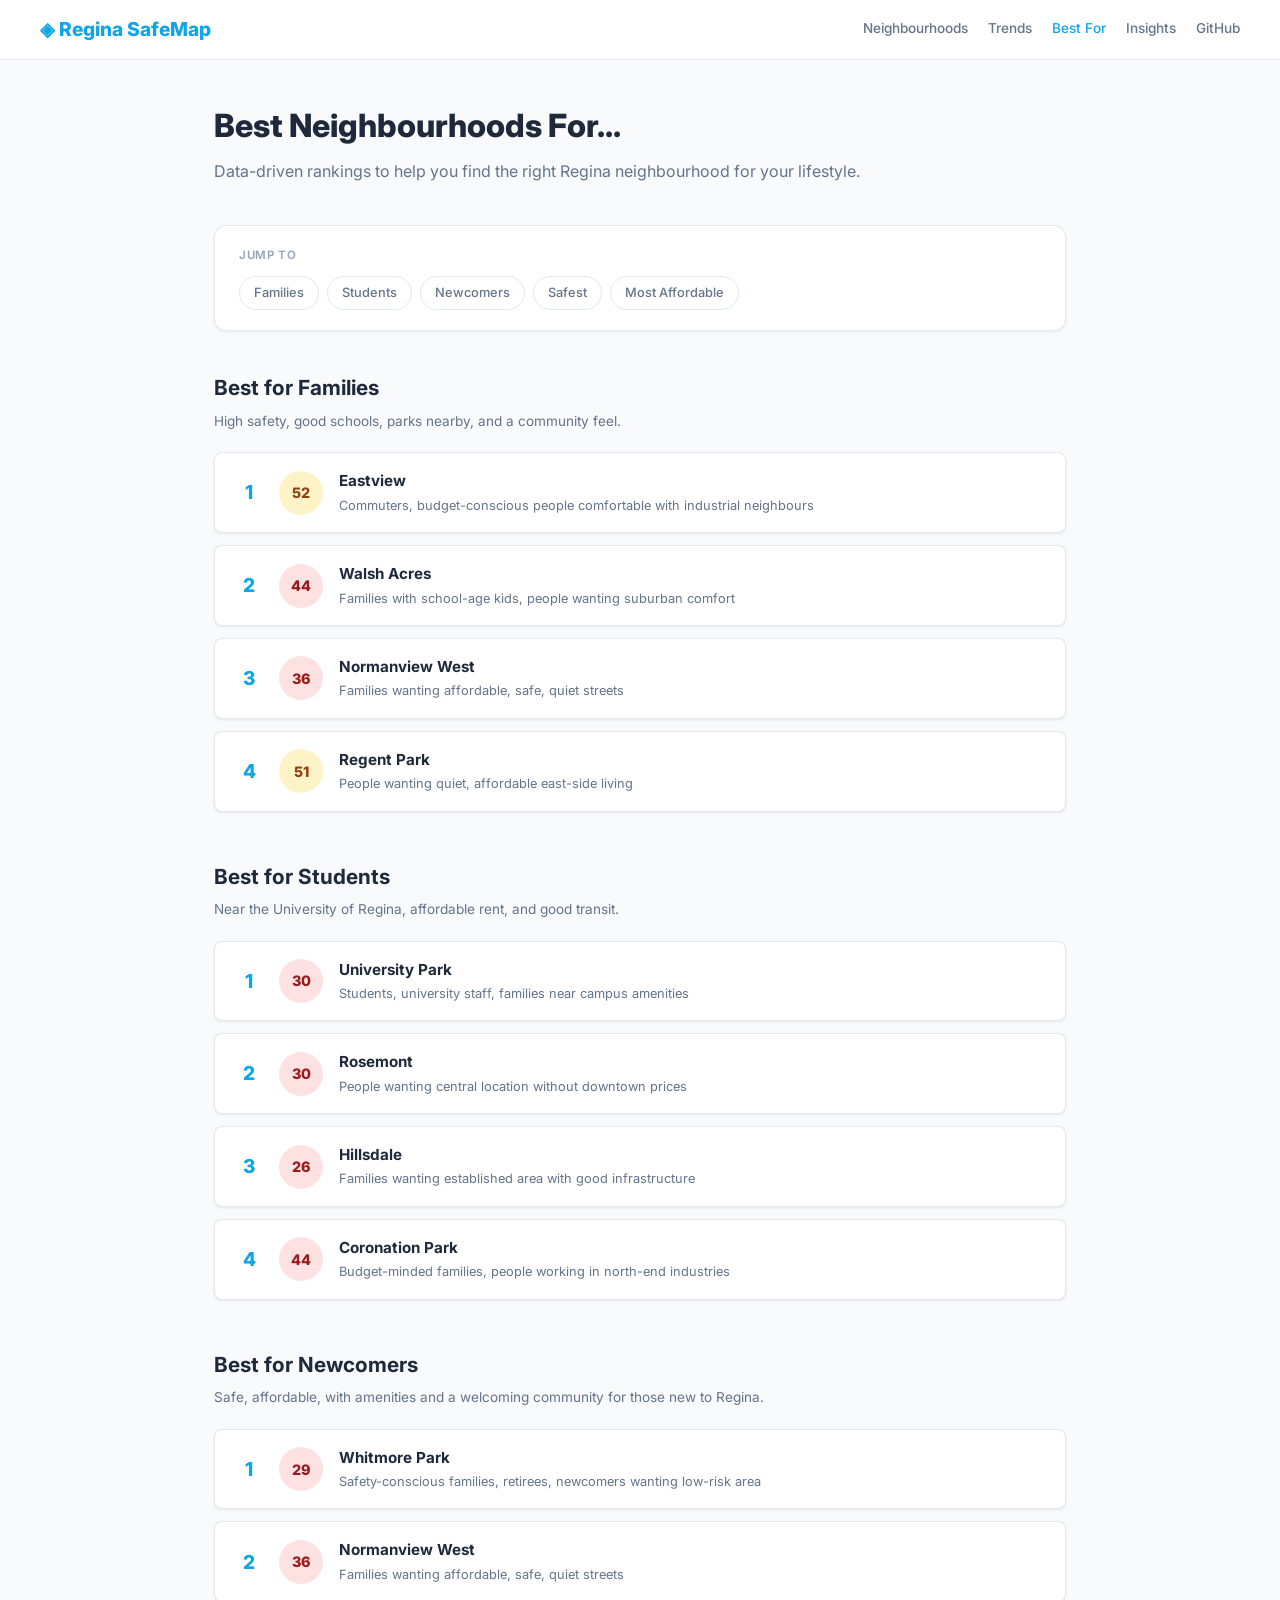
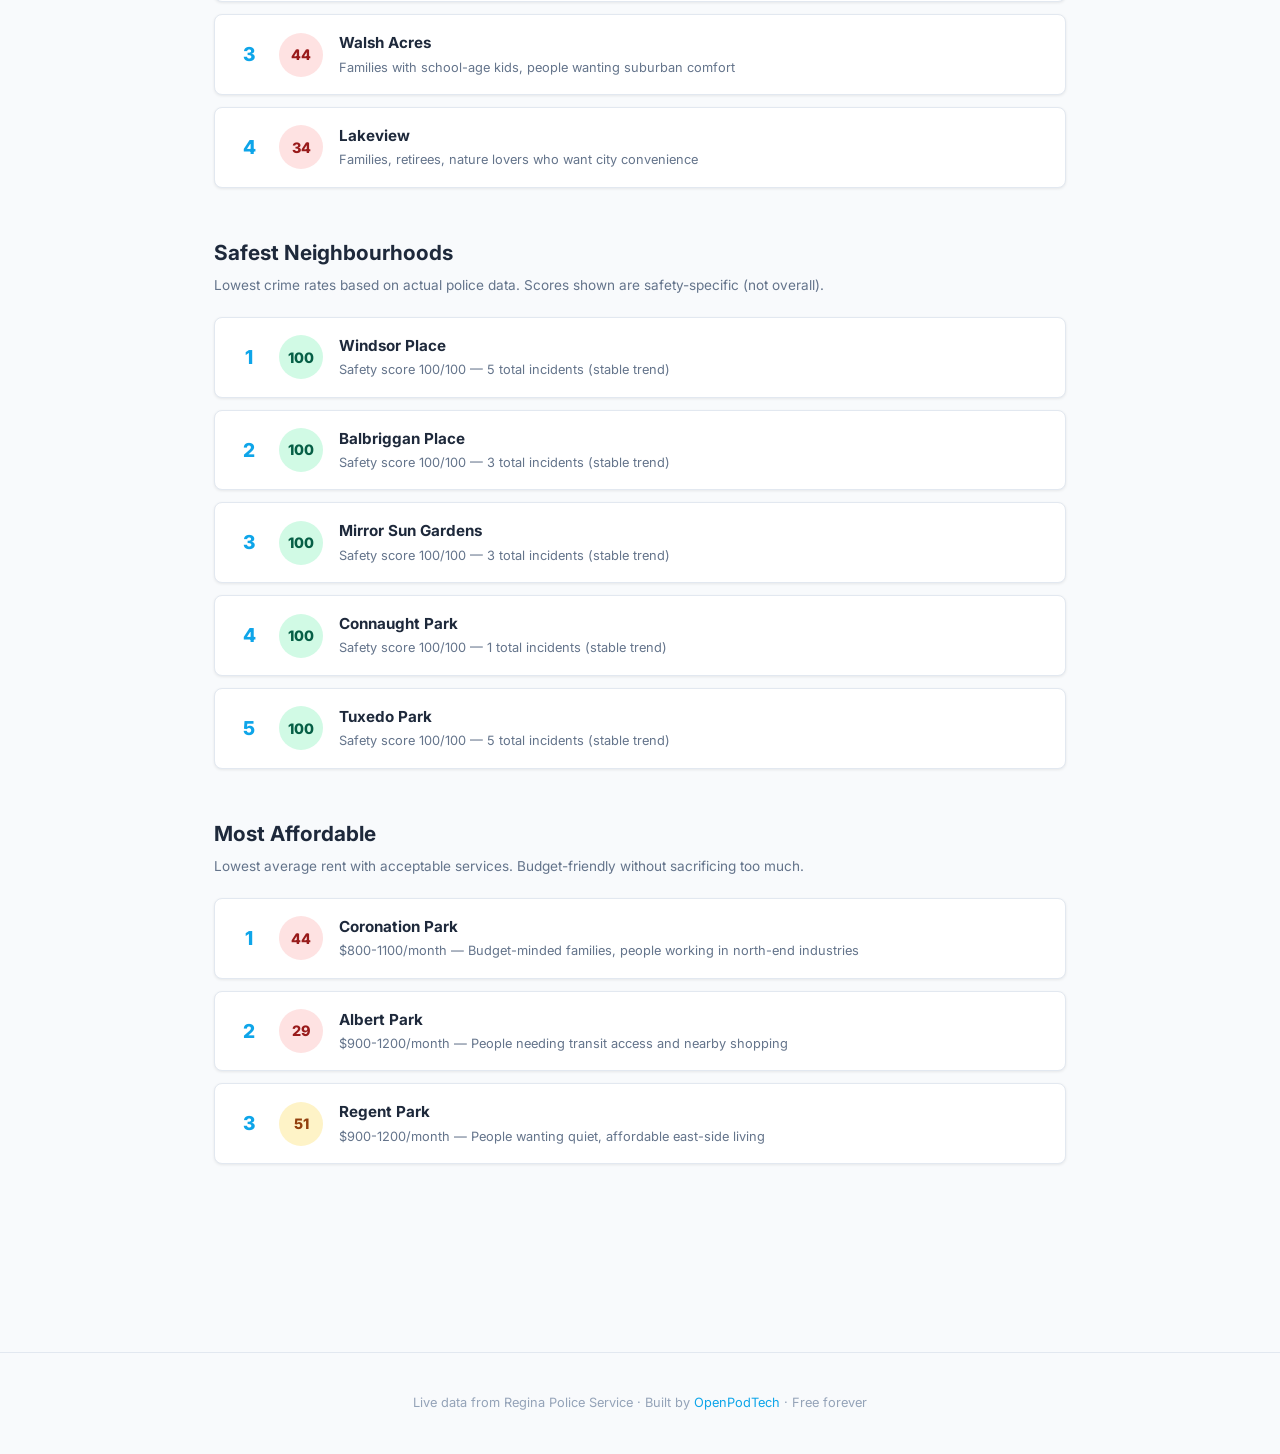
<file: frontend/best-for/index.html>
<!DOCTYPE html>
<html lang="en">
<head>
    <meta charset="UTF-8">
    <meta name="viewport" content="width=device-width, initial-scale=1.0">
    <title>Best Regina Neighbourhoods For Families, Students, Newcomers & Safety | Regina SafeMap</title>
    <meta name="description" content="Find the best Regina neighbourhoods for families, students, newcomers, safety, and affordability. Data-driven rankings with safety scores and crime data.">
    <meta property="og:title" content="Best Regina Neighbourhoods — Ranked by Safety, Affordability & More">
    <meta property="og:description" content="Data-driven rankings of Regina's best neighbourhoods for families, students, newcomers, and budget living.">
    <meta property="og:type" content="website">
    <meta property="og:url" content="https://reginasafemap.ca/best-for/">
    <link rel="canonical" href="https://reginasafemap.ca/best-for/">
    <link rel="preconnect" href="https://fonts.googleapis.com">
    <link rel="preconnect" href="https://fonts.gstatic.com" crossorigin>
    <link href="https://fonts.googleapis.com/css2?family=Inter:wght@400;500;600;700;800&display=swap" rel="stylesheet">
    <style>
        *, *::before, *::after { margin: 0; padding: 0; box-sizing: border-box; }
        :root {
            --bg: #ffffff; --bg-subtle: #f8fafc; --bg-card: #ffffff;
            --border: #e2e8f0; --border-hover: #cbd5e1;
            --text: #1e293b; --text-secondary: #64748b; --text-muted: #94a3b8;
            --accent: #0EA5E9; --accent-light: #e0f2fe;
            --green: #10b981; --green-light: #d1fae5;
            --yellow: #f59e0b; --yellow-light: #fef3c7;
            --red: #ef4444; --red-light: #fee2e2;
            --radius: 12px; --radius-sm: 8px;
            --shadow: 0 1px 3px rgba(0,0,0,0.08); --shadow-md: 0 4px 12px rgba(0,0,0,0.08);
        }
        body { font-family: 'Inter', -apple-system, sans-serif; background: var(--bg-subtle); color: var(--text); min-height: 100vh; font-size: 0.9rem; line-height: 1.6; max-width: 100%; overflow-x: hidden; -webkit-font-smoothing: antialiased; }
        a { color: var(--accent); text-decoration: none; }
        a:hover { color: #0284c7; }
        .site-header { background: #fff; border-bottom: 1px solid var(--border); padding: 14px 24px; position: sticky; top: 0; z-index: 100; }
        .site-header .header-inner { max-width: 1200px; margin: 0 auto; display: flex; align-items: center; justify-content: space-between; }
        .site-header .brand { font-size: 1.2rem; font-weight: 800; color: var(--accent); text-decoration: none; }
        .site-header nav { display: flex; gap: 20px; }
        .site-header nav a { font-size: 0.85rem; color: var(--text-secondary); text-decoration: none; font-weight: 500; }
        .site-header nav a:hover { color: var(--text); }
        .site-header nav a.active { color: var(--accent); }
        .page-container { max-width: 900px; margin: 0 auto; padding: 40px 24px 80px; }
        .page-title { font-size: 2rem; font-weight: 800; color: var(--text); margin-bottom: 8px; }
        .page-subtitle { font-size: 1rem; color: var(--text-secondary); margin-bottom: 40px; }
        .toc { background: #fff; border: 1px solid var(--border); border-radius: var(--radius); padding: 20px 24px; margin-bottom: 40px; box-shadow: var(--shadow); }
        .toc-title { font-size: 0.72rem; font-weight: 600; color: var(--text-muted); text-transform: uppercase; letter-spacing: 0.06em; margin-bottom: 12px; }
        .toc-list { list-style: none; display: flex; flex-wrap: wrap; gap: 8px; }
        .toc-list a { padding: 6px 14px; border-radius: 50px; border: 1px solid var(--border); font-size: 0.8rem; font-weight: 500; color: var(--text-secondary); transition: all 0.2s; }
        .toc-list a:hover { border-color: var(--accent); color: var(--accent); background: var(--accent-light); }
        .category-section { margin-bottom: 48px; }
        .category-title { font-size: 1.3rem; font-weight: 700; color: var(--text); margin-bottom: 6px; }
        .category-subtitle { font-size: 0.85rem; color: var(--text-secondary); margin-bottom: 20px; }
        .ranked-list { display: flex; flex-direction: column; gap: 12px; }
        .ranked-item { display: flex; align-items: center; gap: 16px; padding: 16px 20px; background: #fff; border: 1px solid var(--border); border-radius: var(--radius-sm); transition: box-shadow 0.2s, border-color 0.2s; text-decoration: none; color: inherit; box-shadow: var(--shadow); }
        .ranked-item:hover { box-shadow: var(--shadow-md); border-color: var(--border-hover); }
        .rank-number { font-size: 1.2rem; font-weight: 800; color: var(--accent); width: 28px; text-align: center; }
        .rank-score { width: 44px; height: 44px; border-radius: 50%; display: flex; align-items: center; justify-content: center; font-size: 0.9rem; font-weight: 800; flex-shrink: 0; }
        .score-green { color: #065f46; background: var(--green-light); }
        .score-yellow { color: #92400e; background: var(--yellow-light); }
        .score-red { color: #991b1b; background: var(--red-light); }
        .rank-info { flex: 1; min-width: 0; }
        .rank-name { font-size: 0.95rem; font-weight: 700; color: var(--text); margin-bottom: 2px; }
        .rank-reason { font-size: 0.8rem; color: var(--text-secondary); }
        .site-footer { text-align: center; padding: 40px 24px; font-size: 0.8rem; color: var(--text-muted); border-top: 1px solid var(--border); margin-top: 60px; }
        .site-footer a { color: var(--accent); text-decoration: none; }
        @media (max-width: 560px) {
            .page-title { font-size: 1.5rem; }
            .category-title { font-size: 1.1rem; }
            .ranked-item { padding: 12px 14px; gap: 12px; }
            .site-header nav { display: none; }
        }
    </style>
</head>
<body>
    <header class="site-header">
        <div class="header-inner">
            <a href="../" class="brand">&#9672; Regina SafeMap</a>
            <nav>
                <a href="../neighbourhoods/">Neighbourhoods</a>
                <a href="../trends/">Trends</a>
                <a href="./" class="active">Best For</a>
                <a href="../insights/">Insights</a>
                <a href="https://github.com/OpenPodTech/openpod-regina-safemap" target="_blank">GitHub</a>
            </nav>
        </div>
    </header>

    <main class="page-container">
        <h1 class="page-title">Best Neighbourhoods For...</h1>
        <p class="page-subtitle">Data-driven rankings to help you find the right Regina neighbourhood for your lifestyle.</p>

        <div class="toc">
            <div class="toc-title">Jump to</div>
            <div class="toc-list">
                <a href="#families">Families</a>
                <a href="#students">Students</a>
                <a href="#newcomers">Newcomers</a>
                <a href="#safest">Safest</a>
                <a href="#affordable">Most Affordable</a>
            </div>
        </div>

        <div id="content">
            <div style="text-align:center;padding:40px;color:var(--text-muted);">Loading rankings...</div>
        </div>
    </main>

    <footer class="site-footer">
        <p>Live data from Regina Police Service &middot; Built by <a href="https://github.com/OpenPodTech">OpenPodTech</a> &middot; Free forever</p>
    </footer>

    <script>
    (async function() {
        const [scoresResp, descResp] = await Promise.all([
            fetch('../data/processed/scores.json'),
            fetch('../data/processed/descriptions.json')
        ]);
        const scoresData = await scoresResp.json();
        const scores = scoresData.scores;
        const descriptions = await descResp.json();

        function getScoreClass(score) {
            if (score >= 70) return 'score-green';
            if (score >= 50) return 'score-yellow';
            return 'score-red';
        }
        function profileLink(name) {
            return '../neighbourhoods/neighbourhood.html?name=' + encodeURIComponent(name);
        }
        function renderRankedList(items) {
            return items.map((item, i) => `
                <a href="${profileLink(item.name)}" class="ranked-item">
                    <span class="rank-number">${i + 1}</span>
                    <div class="rank-score ${getScoreClass(item.score)}">${item.score}</div>
                    <div class="rank-info">
                        <div class="rank-name">${item.name}</div>
                        <div class="rank-reason">${item.reason}</div>
                    </div>
                </a>
            `).join('');
        }

        const families = scores.filter(s => s.safety >= 80 && s.schools_count >= 1 && descriptions[s.name]).sort((a, b) => (b.safety + b.schools * 2 + b.parks_count * 10) - (a.safety + a.schools * 2 + a.parks_count * 10)).slice(0, 5).map(s => ({ name: s.name, score: s.overall, reason: descriptions[s.name] ? descriptions[s.name].best_for : 'Safe with good schools and parks' }));
        const studentPicks = ['University Park', 'Cathedral', 'Rosemont', 'Hillsdale', 'Coronation Park'];
        const students = studentPicks.map(name => scores.find(s => s.name === name)).filter(Boolean).map(s => ({ name: s.name, score: s.overall, reason: descriptions[s.name] ? descriptions[s.name].best_for : 'Affordable and accessible' }));
        const newcomerPicks = ['Whitmore Park', 'Dieppe', 'Normanview West', 'Walsh Acres', 'Lakeview'];
        const newcomers = newcomerPicks.map(name => scores.find(s => s.name === name)).filter(Boolean).map(s => ({ name: s.name, score: s.overall, reason: descriptions[s.name] ? descriptions[s.name].best_for : 'Safe and welcoming for newcomers' }));
        const safest = scores.filter(s => s.safety >= 95 && s.total_crimes > 0).sort((a, b) => b.safety - a.safety).slice(0, 5).map(s => ({ name: s.name, score: s.safety, reason: 'Safety score ' + s.safety + '/100 — ' + s.total_crimes + ' total incidents (' + (s.crime_trend < 0 ? 'decreasing' : 'stable') + ' trend)' }));
        const affordablePicks = ['North Central', 'Boothill', 'Coronation Park', 'Albert Park', 'Regent Park'];
        const affordable = affordablePicks.map(name => scores.find(s => s.name === name)).filter(Boolean).map(s => ({ name: s.name, score: s.overall, reason: descriptions[s.name] ? descriptions[s.name].avg_rent + ' — ' + descriptions[s.name].best_for : 'Affordable option' }));

        document.getElementById('content').innerHTML = `
            <section class="category-section" id="families"><h2 class="category-title">Best for Families</h2><p class="category-subtitle">High safety, good schools, parks nearby, and a community feel.</p><div class="ranked-list">${renderRankedList(families)}</div></section>
            <section class="category-section" id="students"><h2 class="category-title">Best for Students</h2><p class="category-subtitle">Near the University of Regina, affordable rent, and good transit.</p><div class="ranked-list">${renderRankedList(students)}</div></section>
            <section class="category-section" id="newcomers"><h2 class="category-title">Best for Newcomers</h2><p class="category-subtitle">Safe, affordable, with amenities and a welcoming community for those new to Regina.</p><div class="ranked-list">${renderRankedList(newcomers)}</div></section>
            <section class="category-section" id="safest"><h2 class="category-title">Safest Neighbourhoods</h2><p class="category-subtitle">Lowest crime rates based on actual police data. Scores shown are safety-specific (not overall).</p><div class="ranked-list">${renderRankedList(safest)}</div></section>
            <section class="category-section" id="affordable"><h2 class="category-title">Most Affordable</h2><p class="category-subtitle">Lowest average rent with acceptable services. Budget-friendly without sacrificing too much.</p><div class="ranked-list">${renderRankedList(affordable)}</div></section>
        `;
    })();
    </script>
</body>
</html>
</file>
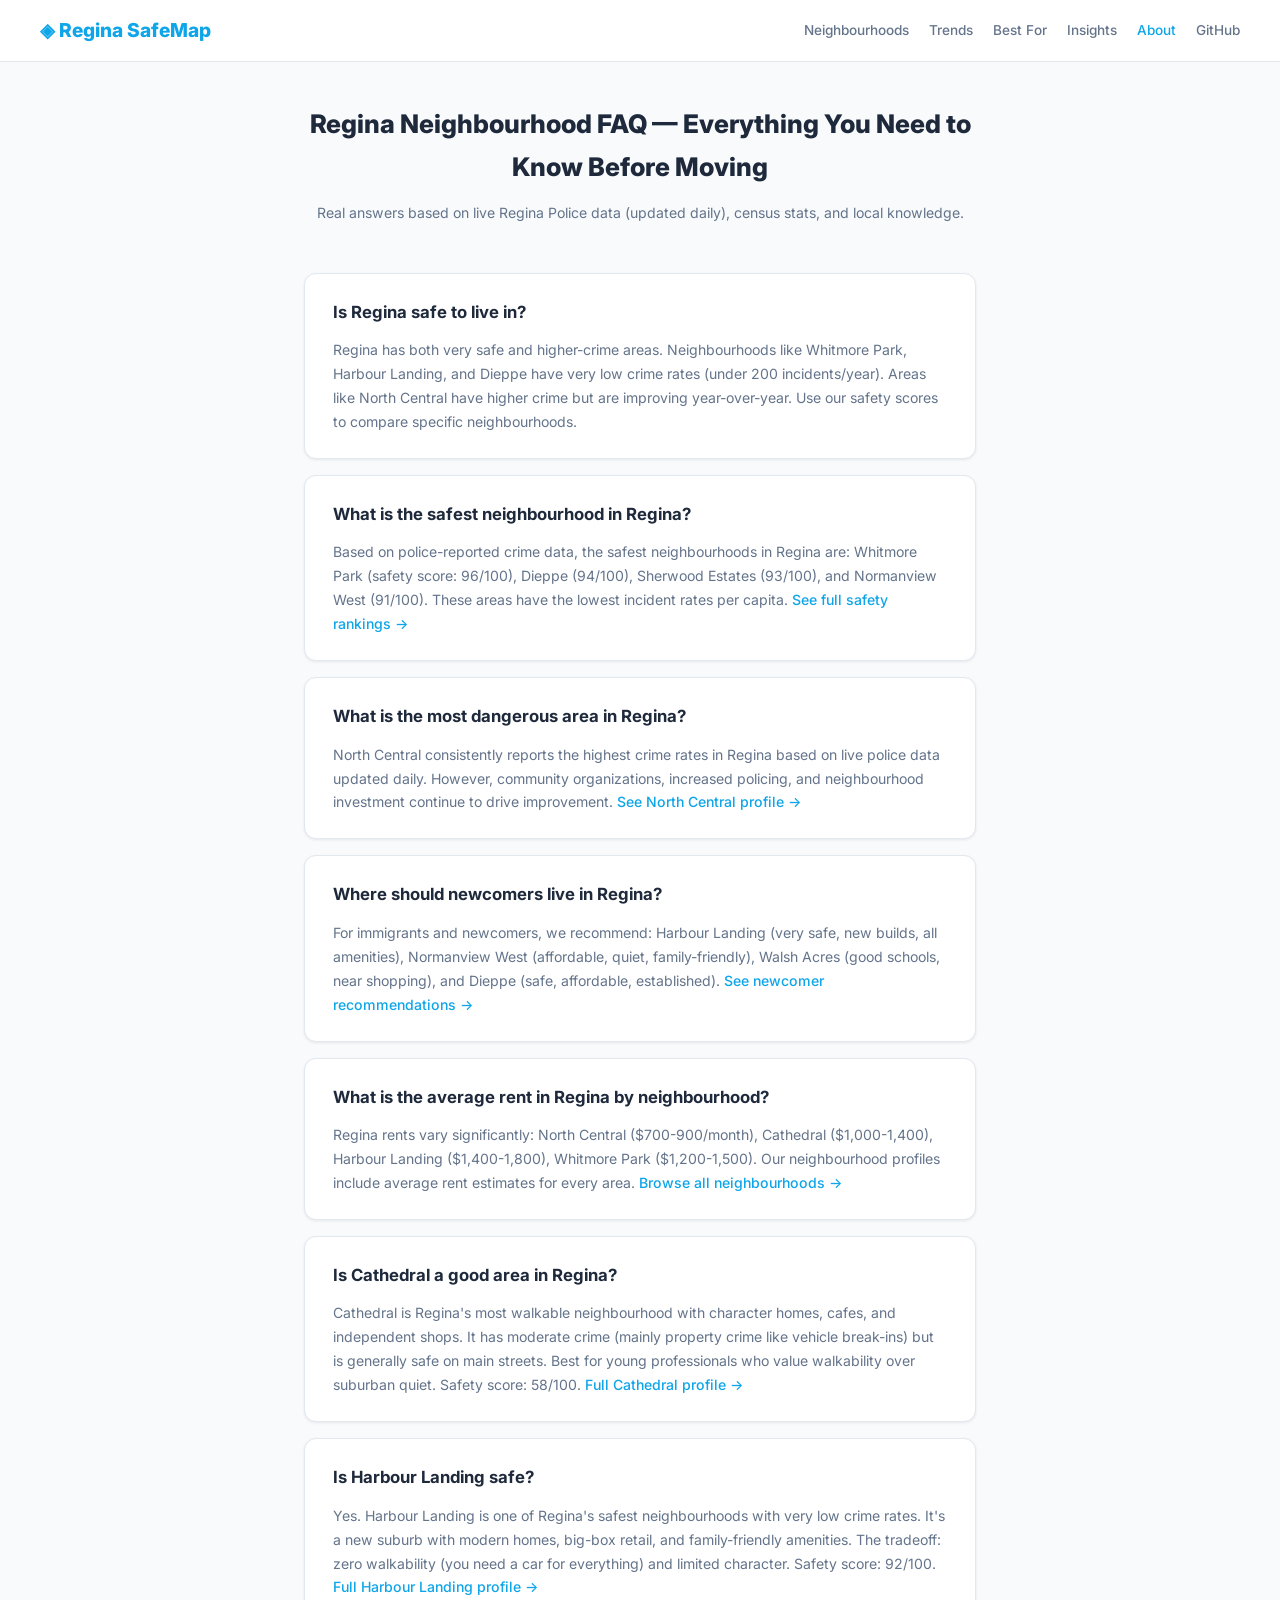
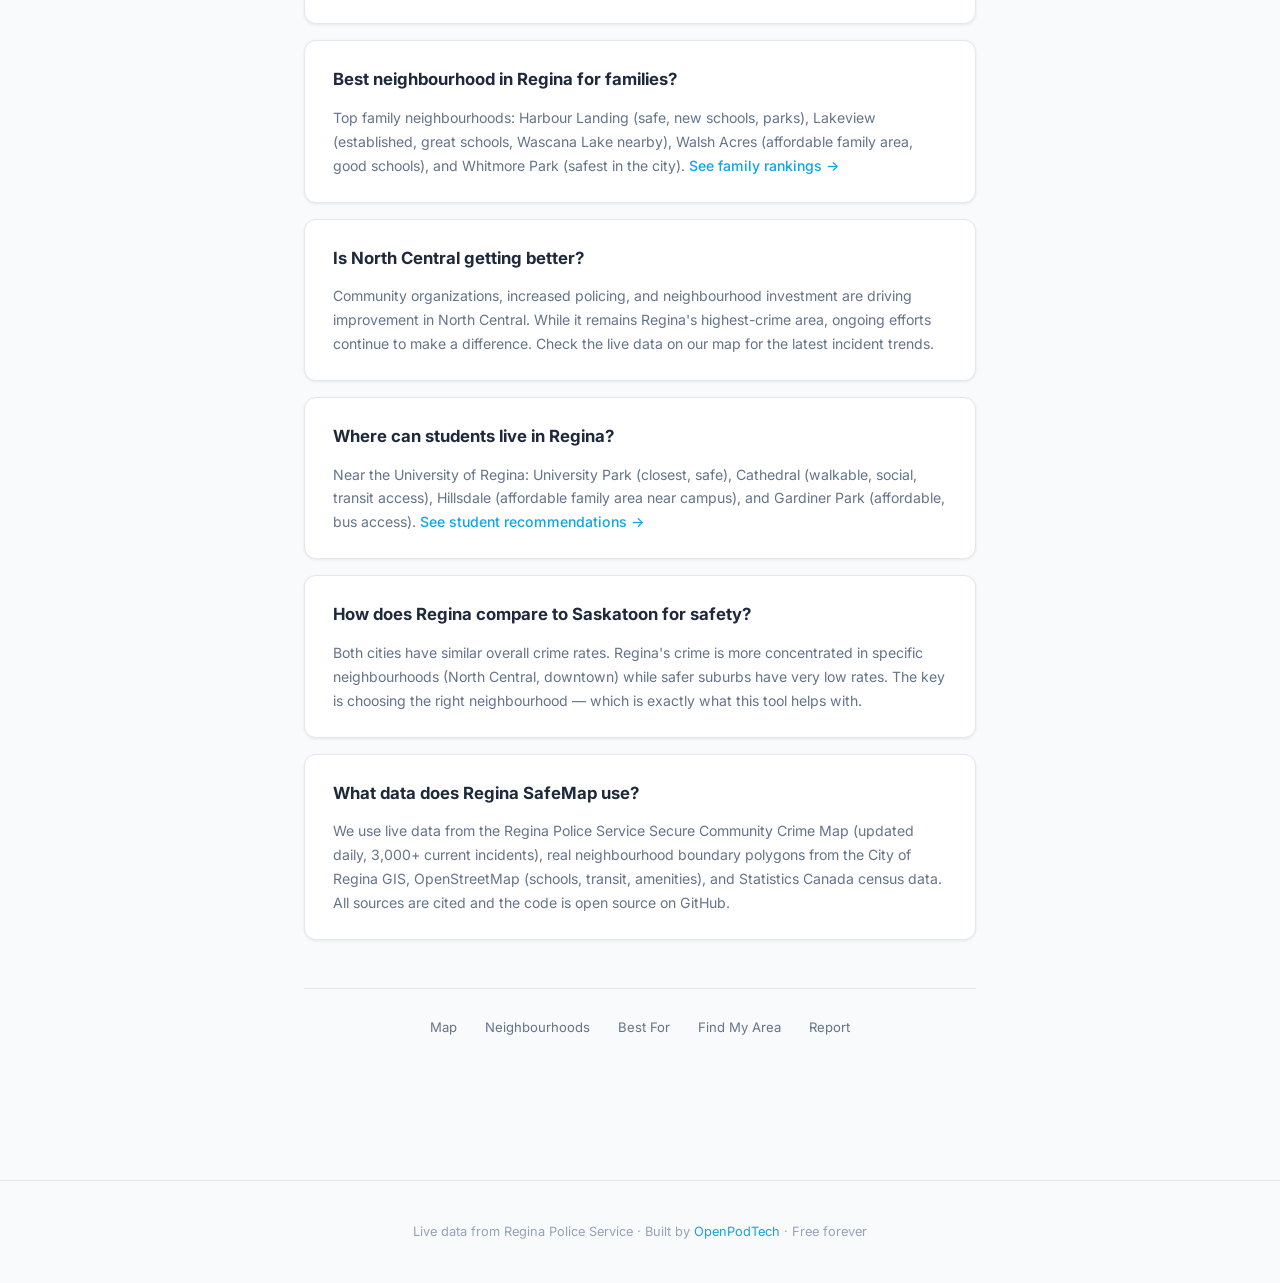
<file: frontend/faq/index.html>
<!DOCTYPE html>
<html lang="en">
<head>
    <meta charset="UTF-8">
    <meta name="viewport" content="width=device-width, initial-scale=1.0">
    <title>Regina Neighbourhood FAQ — Safety, Rent, Best Areas to Live | SafeMap</title>
    <meta name="description" content="Answers to common questions about living in Regina: safest areas, average rent, best neighbourhoods for families, students, and newcomers. Based on real police data.">
    <link rel="canonical" href="https://reginasafemap.ca/faq/">
    <meta property="og:title" content="Regina Neighbourhood FAQ — Safety, Rent, Best Areas to Live">
    <meta property="og:description" content="Answers to common questions about living in Regina based on real police data and community intelligence.">
    <meta property="og:type" content="website">
    <meta property="og:url" content="https://reginasafemap.ca/faq/">
    <link rel="preconnect" href="https://fonts.googleapis.com">
    <link rel="preconnect" href="https://fonts.gstatic.com" crossorigin>
    <link href="https://fonts.googleapis.com/css2?family=Inter:wght@400;500;600;700;800&display=swap" rel="stylesheet">

    <script type="application/ld+json">
    {
      "@context": "https://schema.org",
      "@type": "FAQPage",
      "mainEntity": [
        { "@type": "Question", "name": "What is the safest neighbourhood in Regina?", "acceptedAnswer": { "@type": "Answer", "text": "Based on police-reported crime data, the safest neighbourhoods in Regina are Whitmore Park (safety score: 96/100), Dieppe (94/100), Sherwood Estates (93/100), and Normanview West (91/100)." } },
        { "@type": "Question", "name": "What is the most dangerous area in Regina?", "acceptedAnswer": { "@type": "Answer", "text": "North Central reports the highest crime rates based on live Regina Police data updated daily. However, community investment and increased policing continue to drive improvement." } },
        { "@type": "Question", "name": "Where should newcomers live in Regina?", "acceptedAnswer": { "@type": "Answer", "text": "For immigrants and newcomers, recommended areas include Harbour Landing (very safe, new builds), Normanview West (affordable, quiet), Walsh Acres (good schools), and Dieppe (safe, established)." } },
        { "@type": "Question", "name": "What is the average rent in Regina?", "acceptedAnswer": { "@type": "Answer", "text": "Regina rents vary: North Central ($700-900/month), Cathedral ($1,000-1,400), Harbour Landing ($1,400-1,800), Whitmore Park ($1,200-1,500)." } },
        { "@type": "Question", "name": "Is Cathedral a good area in Regina?", "acceptedAnswer": { "@type": "Answer", "text": "Cathedral is Regina's most walkable neighbourhood with character homes and cafes. It has moderate property crime but is generally safe. Best for young professionals who value walkability. Safety score: 58/100." } }
      ]
    }
    </script>

    <style>
        *, *::before, *::after { margin: 0; padding: 0; box-sizing: border-box; }
        :root {
            --bg: #ffffff; --bg-subtle: #f8fafc; --bg-card: #ffffff;
            --border: #e2e8f0; --border-hover: #cbd5e1;
            --text: #1e293b; --text-secondary: #64748b; --text-muted: #94a3b8;
            --accent: #0EA5E9; --accent-light: #e0f2fe;
            --green: #10b981; --green-light: #d1fae5;
            --radius: 12px; --radius-sm: 8px;
            --shadow: 0 1px 3px rgba(0,0,0,0.08); --shadow-md: 0 4px 12px rgba(0,0,0,0.08);
        }
        body { font-family: 'Inter', -apple-system, sans-serif; background: var(--bg-subtle); color: var(--text); min-height: 100vh; max-width: 100%; overflow-x: hidden; -webkit-font-smoothing: antialiased; line-height: 1.7; padding: 0; }
        a { color: var(--accent); text-decoration: none; }
        a:hover { color: #0284c7; }
        .site-header { background: #fff; border-bottom: 1px solid var(--border); padding: 14px 24px; position: sticky; top: 0; z-index: 100; }
        .site-header .header-inner { max-width: 1200px; margin: 0 auto; display: flex; align-items: center; justify-content: space-between; }
        .site-header .brand { font-size: 1.2rem; font-weight: 800; color: var(--accent); text-decoration: none; }
        .site-header nav { display: flex; gap: 20px; }
        .site-header nav a { font-size: 0.85rem; color: var(--text-secondary); text-decoration: none; font-weight: 500; }
        .site-header nav a:hover { color: var(--text); }
        .site-header nav a.active { color: var(--accent); }
        .page-container { max-width: 720px; margin: 0 auto; padding: 40px 24px 80px; }
        .page-header { text-align: center; margin-bottom: 48px; }
        .page-header h1 { font-size: 1.6rem; font-weight: 800; color: var(--text); margin-bottom: 12px; }
        .page-header p { font-size: 0.88rem; color: var(--text-secondary); }
        .faq-item { background: #fff; border: 1px solid var(--border); border-radius: var(--radius); padding: 24px 28px; margin-bottom: 16px; box-shadow: var(--shadow); transition: border-color 0.2s; }
        .faq-item:hover { border-color: var(--border-hover); }
        .faq-item h2 { font-size: 1.05rem; font-weight: 700; color: var(--text); margin-bottom: 12px; }
        .faq-item p { font-size: 0.88rem; color: var(--text-secondary); line-height: 1.7; }
        .faq-item a { font-weight: 500; }
        .nav-footer { text-align: center; margin-top: 48px; padding-top: 24px; border-top: 1px solid var(--border); }
        .nav-footer a { display: inline-block; margin: 0 12px; font-size: 0.82rem; color: var(--text-secondary); }
        .nav-footer a:hover { color: var(--accent); }
        .site-footer { text-align: center; padding: 40px 24px; font-size: 0.8rem; color: var(--text-muted); border-top: 1px solid var(--border); margin-top: 60px; }
        .site-footer a { color: var(--accent); text-decoration: none; }
        @media (max-width: 768px) { .page-container { padding: 24px 16px 60px; } .page-header h1 { font-size: 1.3rem; } .faq-item { padding: 20px 18px; } .faq-item h2 { font-size: 0.95rem; } .site-header nav { display: none; } }
    </style>
</head>
<body>
    <header class="site-header">
        <div class="header-inner">
            <a href="../" class="brand">&#9672; Regina SafeMap</a>
            <nav>
                <a href="../neighbourhoods/">Neighbourhoods</a>
                <a href="../trends/">Trends</a>
                <a href="../best-for/">Best For</a>
                <a href="../insights/">Insights</a>
                <a href="./" class="active">About</a>
                <a href="https://github.com/OpenPodTech/openpod-regina-safemap" target="_blank">GitHub</a>
            </nav>
        </div>
    </header>

    <main class="page-container">
        <div class="page-header">
            <h1>Regina Neighbourhood FAQ — Everything You Need to Know Before Moving</h1>
            <p>Real answers based on live Regina Police data (updated daily), census stats, and local knowledge.</p>
        </div>

        <div class="faq-item">
            <h2>Is Regina safe to live in?</h2>
            <p>Regina has both very safe and higher-crime areas. Neighbourhoods like Whitmore Park, Harbour Landing, and Dieppe have very low crime rates (under 200 incidents/year). Areas like North Central have higher crime but are improving year-over-year. Use our safety scores to compare specific neighbourhoods.</p>
        </div>

        <div class="faq-item">
            <h2>What is the safest neighbourhood in Regina?</h2>
            <p>Based on police-reported crime data, the safest neighbourhoods in Regina are: Whitmore Park (safety score: 96/100), Dieppe (94/100), Sherwood Estates (93/100), and Normanview West (91/100). These areas have the lowest incident rates per capita. <a href="../best-for/#safest">See full safety rankings &rarr;</a></p>
        </div>

        <div class="faq-item">
            <h2>What is the most dangerous area in Regina?</h2>
            <p>North Central consistently reports the highest crime rates in Regina based on live police data updated daily. However, community organizations, increased policing, and neighbourhood investment continue to drive improvement. <a href="../neighbourhoods/neighbourhood.html?name=North+Central">See North Central profile &rarr;</a></p>
        </div>

        <div class="faq-item">
            <h2>Where should newcomers live in Regina?</h2>
            <p>For immigrants and newcomers, we recommend: Harbour Landing (very safe, new builds, all amenities), Normanview West (affordable, quiet, family-friendly), Walsh Acres (good schools, near shopping), and Dieppe (safe, affordable, established). <a href="../best-for/#newcomers">See newcomer recommendations &rarr;</a></p>
        </div>

        <div class="faq-item">
            <h2>What is the average rent in Regina by neighbourhood?</h2>
            <p>Regina rents vary significantly: North Central ($700-900/month), Cathedral ($1,000-1,400), Harbour Landing ($1,400-1,800), Whitmore Park ($1,200-1,500). Our neighbourhood profiles include average rent estimates for every area. <a href="../neighbourhoods/">Browse all neighbourhoods &rarr;</a></p>
        </div>

        <div class="faq-item">
            <h2>Is Cathedral a good area in Regina?</h2>
            <p>Cathedral is Regina's most walkable neighbourhood with character homes, cafes, and independent shops. It has moderate crime (mainly property crime like vehicle break-ins) but is generally safe on main streets. Best for young professionals who value walkability over suburban quiet. Safety score: 58/100. <a href="../neighbourhoods/neighbourhood.html?name=Cathedral">Full Cathedral profile &rarr;</a></p>
        </div>

        <div class="faq-item">
            <h2>Is Harbour Landing safe?</h2>
            <p>Yes. Harbour Landing is one of Regina's safest neighbourhoods with very low crime rates. It's a new suburb with modern homes, big-box retail, and family-friendly amenities. The tradeoff: zero walkability (you need a car for everything) and limited character. Safety score: 92/100. <a href="../neighbourhoods/neighbourhood.html?name=Harbour+Landing">Full Harbour Landing profile &rarr;</a></p>
        </div>

        <div class="faq-item">
            <h2>Best neighbourhood in Regina for families?</h2>
            <p>Top family neighbourhoods: Harbour Landing (safe, new schools, parks), Lakeview (established, great schools, Wascana Lake nearby), Walsh Acres (affordable family area, good schools), and Whitmore Park (safest in the city). <a href="../best-for/#families">See family rankings &rarr;</a></p>
        </div>

        <div class="faq-item">
            <h2>Is North Central getting better?</h2>
            <p>Community organizations, increased policing, and neighbourhood investment are driving improvement in North Central. While it remains Regina's highest-crime area, ongoing efforts continue to make a difference. Check the live data on our map for the latest incident trends.</p>
        </div>

        <div class="faq-item">
            <h2>Where can students live in Regina?</h2>
            <p>Near the University of Regina: University Park (closest, safe), Cathedral (walkable, social, transit access), Hillsdale (affordable family area near campus), and Gardiner Park (affordable, bus access). <a href="../best-for/#students">See student recommendations &rarr;</a></p>
        </div>

        <div class="faq-item">
            <h2>How does Regina compare to Saskatoon for safety?</h2>
            <p>Both cities have similar overall crime rates. Regina's crime is more concentrated in specific neighbourhoods (North Central, downtown) while safer suburbs have very low rates. The key is choosing the right neighbourhood — which is exactly what this tool helps with.</p>
        </div>

        <div class="faq-item">
            <h2>What data does Regina SafeMap use?</h2>
            <p>We use live data from the Regina Police Service Secure Community Crime Map (updated daily, 3,000+ current incidents), real neighbourhood boundary polygons from the City of Regina GIS, OpenStreetMap (schools, transit, amenities), and Statistics Canada census data. All sources are cited and the code is open source on GitHub.</p>
        </div>

        <div class="nav-footer">
            <a href="../">Map</a>
            <a href="../neighbourhoods/">Neighbourhoods</a>
            <a href="../best-for/">Best For</a>
            <a href="../quiz/">Find My Area</a>
            <a href="../report/">Report</a>
        </div>
    </main>

    <footer class="site-footer">
        <p>Live data from Regina Police Service &middot; Built by <a href="https://github.com/OpenPodTech">OpenPodTech</a> &middot; Free forever</p>
    </footer>
</body>
</html>
</file>
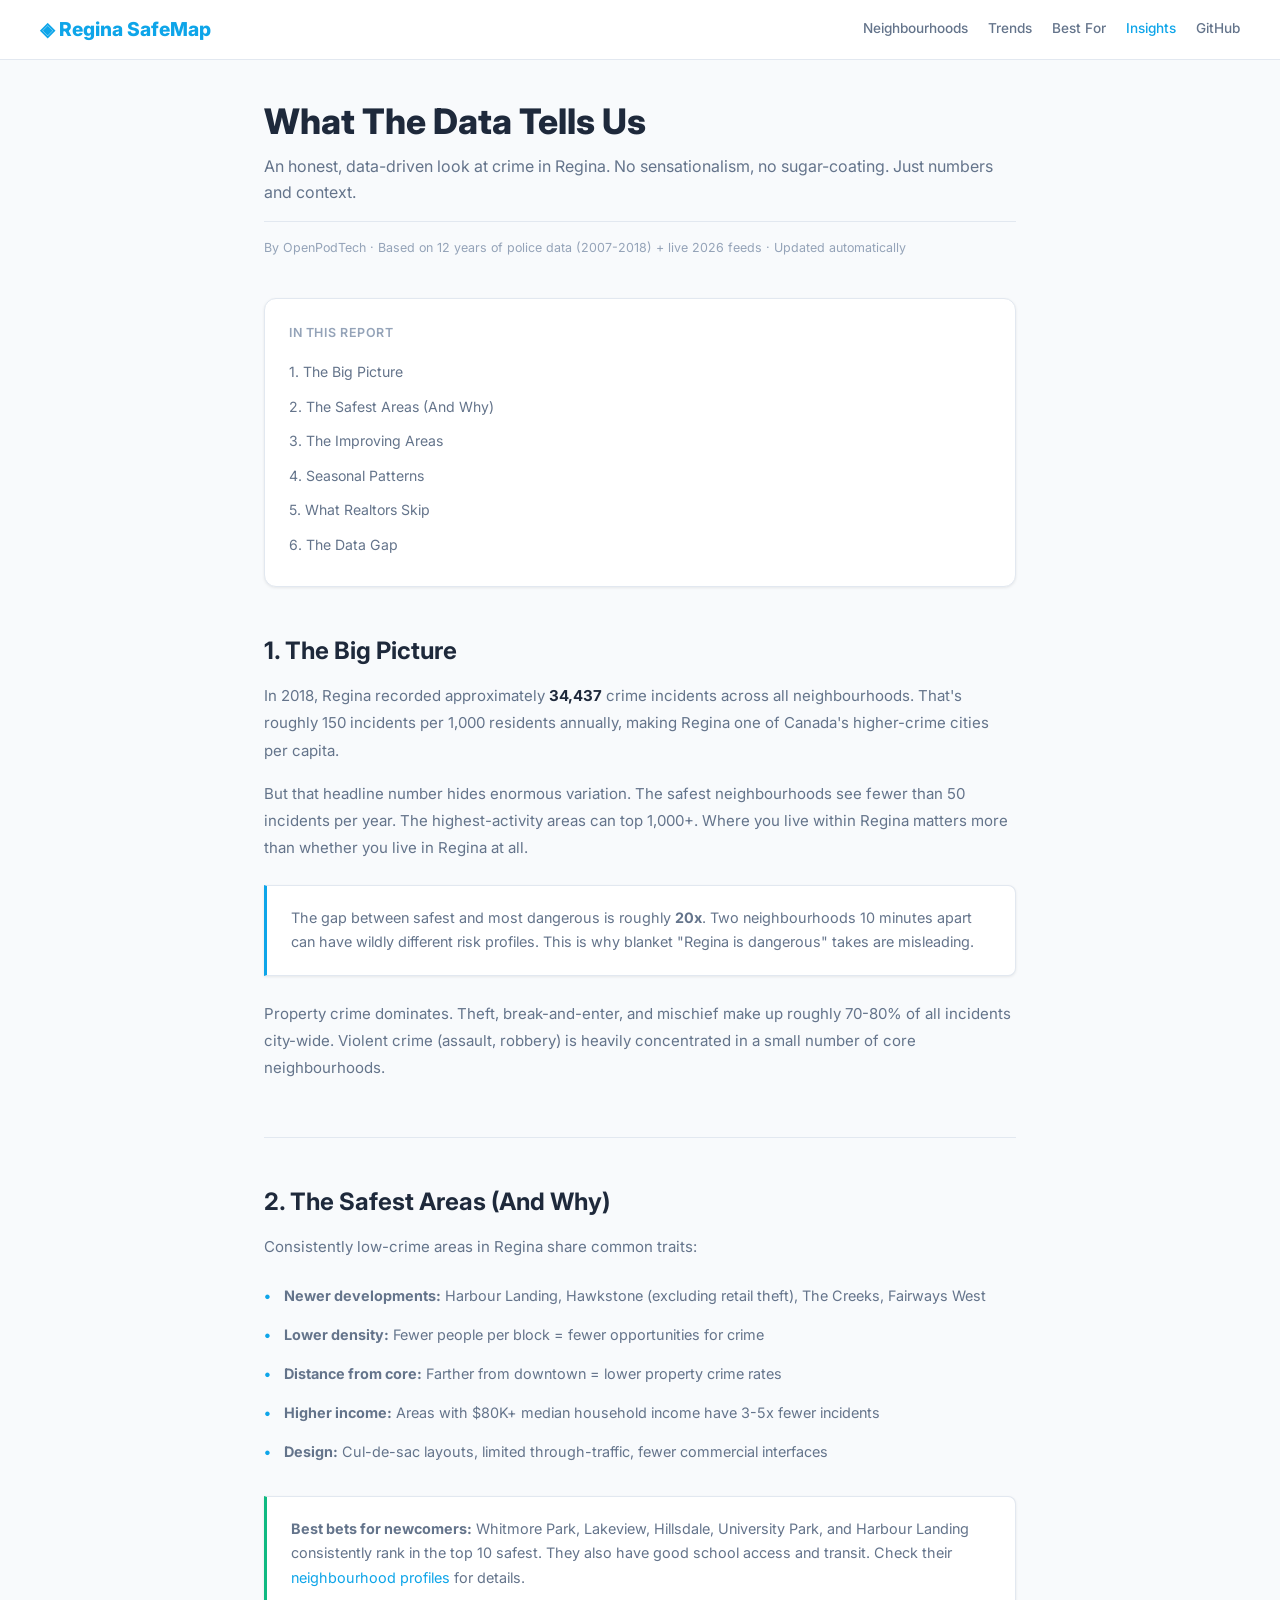
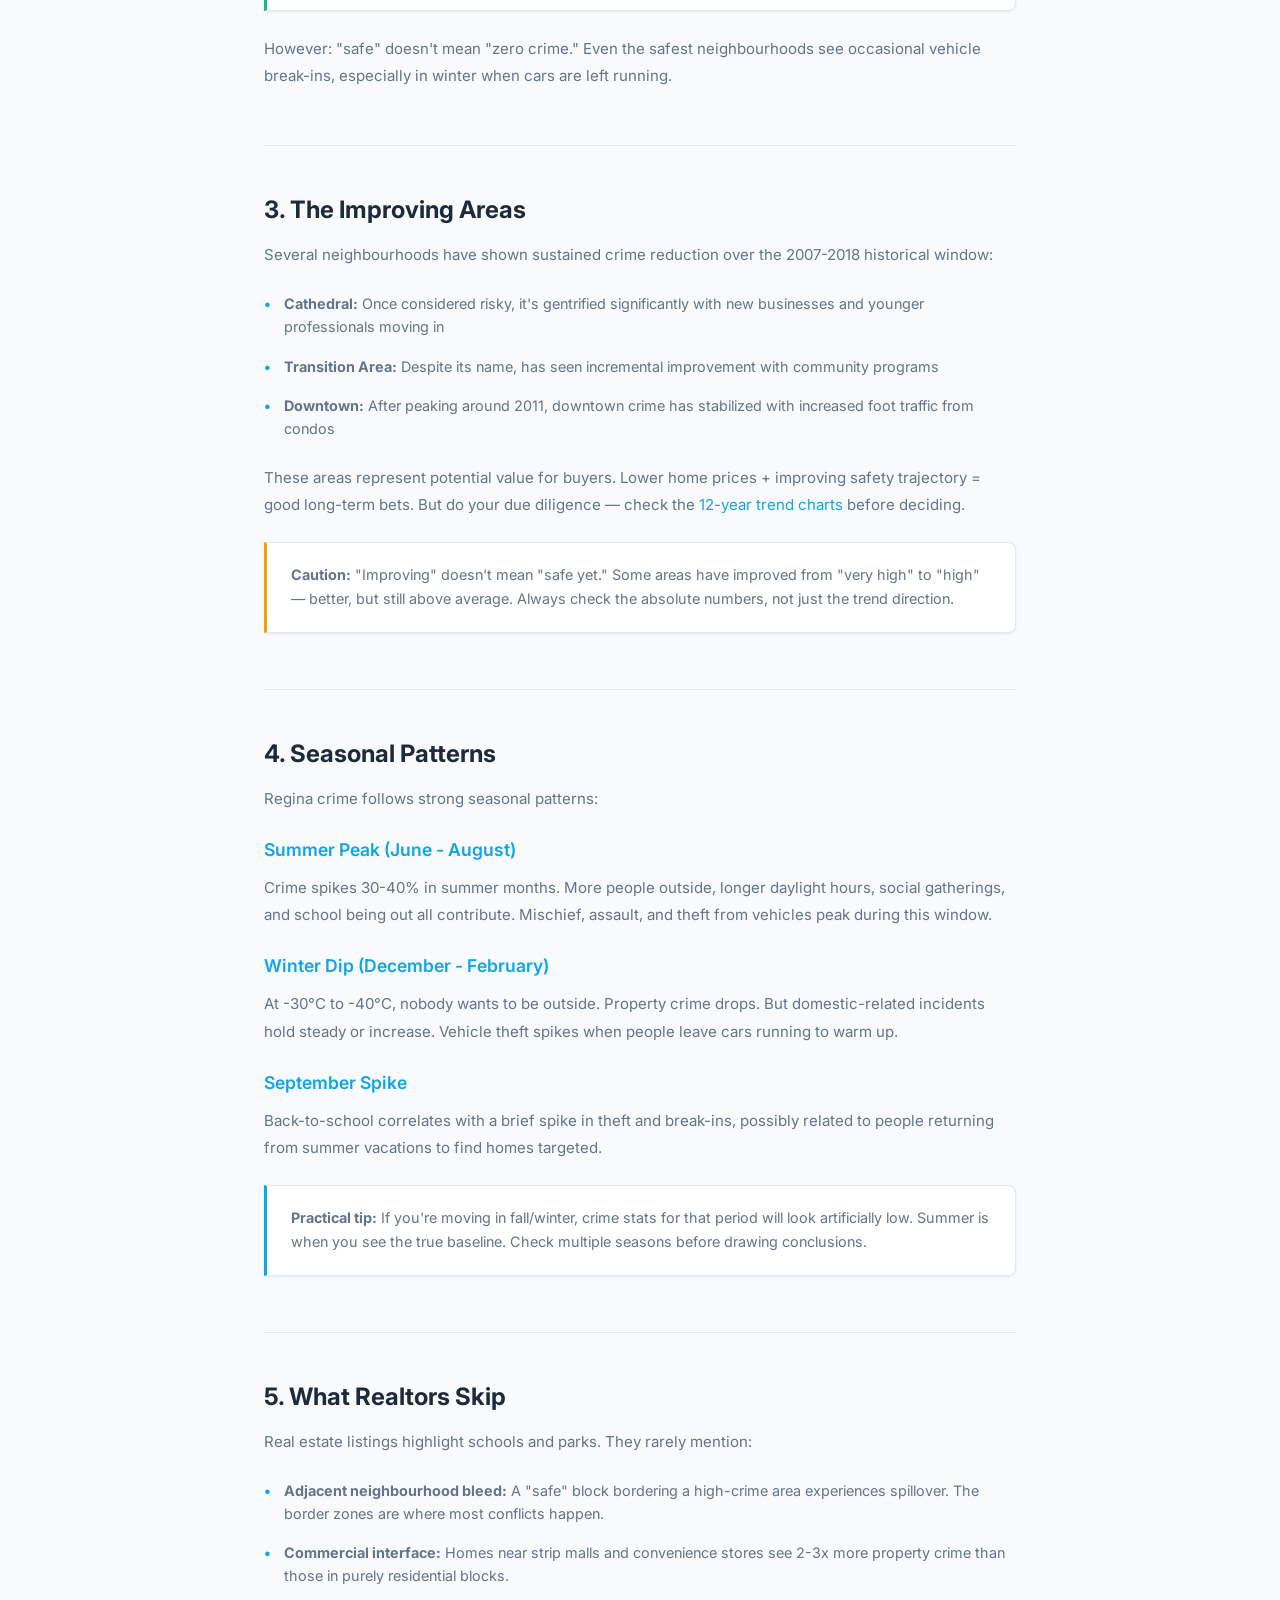
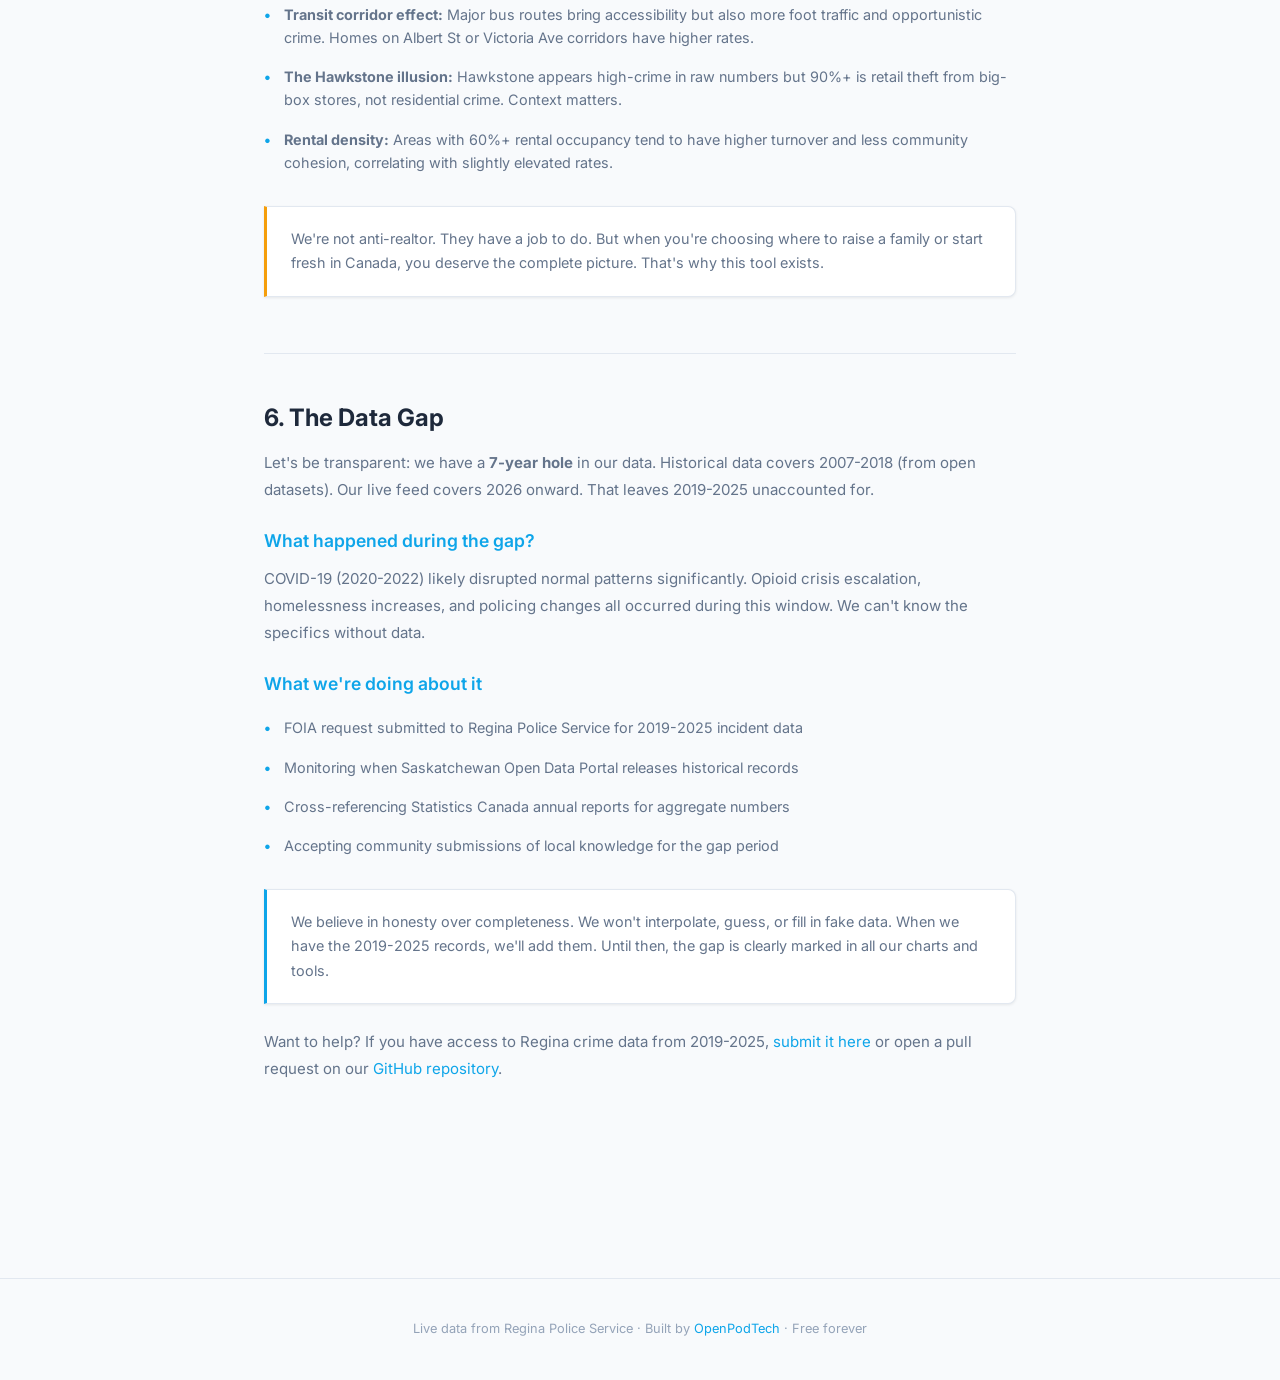
<file: frontend/insights/index.html>
<!DOCTYPE html>
<html lang="en">
<head>
    <meta charset="UTF-8">
    <meta name="viewport" content="width=device-width, initial-scale=1.0">
    <title>What The Data Tells Us — Regina SafeMap Insights</title>
    <meta name="description" content="Data-driven insights about crime in Regina: safest neighbourhoods, improving areas, seasonal patterns, and what realtors don't tell you.">
    <link rel="canonical" href="https://reginasafemap.ca/insights/">
    <link rel="preconnect" href="https://fonts.googleapis.com">
    <link rel="preconnect" href="https://fonts.gstatic.com" crossorigin>
    <link href="https://fonts.googleapis.com/css2?family=Inter:wght@400;500;600;700;800&display=swap" rel="stylesheet">
    <style>
        *, *::before, *::after { margin: 0; padding: 0; box-sizing: border-box; }
        :root {
            --bg: #ffffff; --bg-subtle: #f8fafc; --bg-card: #ffffff;
            --border: #e2e8f0; --border-hover: #cbd5e1;
            --text: #1e293b; --text-secondary: #64748b; --text-muted: #94a3b8;
            --accent: #0EA5E9; --accent-light: #e0f2fe;
            --green: #10b981; --green-light: #d1fae5;
            --yellow: #f59e0b; --yellow-light: #fef3c7;
            --red: #ef4444; --red-light: #fee2e2;
            --radius: 12px; --radius-sm: 8px;
            --shadow: 0 1px 3px rgba(0,0,0,0.08); --shadow-md: 0 4px 12px rgba(0,0,0,0.08);
        }
        body { font-family: 'Inter', -apple-system, sans-serif; background: var(--bg-subtle); color: var(--text); min-height: 100vh; font-size: 0.9rem; line-height: 1.6; max-width: 100%; overflow-x: hidden; -webkit-font-smoothing: antialiased; }
        a { color: var(--accent); text-decoration: none; }
        a:hover { color: #0284c7; }
        .site-header { background: #fff; border-bottom: 1px solid var(--border); padding: 14px 24px; position: sticky; top: 0; z-index: 100; }
        .site-header .header-inner { max-width: 1200px; margin: 0 auto; display: flex; align-items: center; justify-content: space-between; }
        .site-header .brand { font-size: 1.2rem; font-weight: 800; color: var(--accent); text-decoration: none; }
        .site-header nav { display: flex; gap: 20px; }
        .site-header nav a { font-size: 0.85rem; color: var(--text-secondary); text-decoration: none; font-weight: 500; }
        .site-header nav a:hover { color: var(--text); }
        .site-header nav a.active { color: var(--accent); }
        .page-container { max-width: 800px; margin: 0 auto; padding: 40px 24px 80px; }
        .page-title { font-size: 2.2rem; font-weight: 800; color: var(--text); margin-bottom: 12px; line-height: 1.2; }
        .page-subtitle { font-size: 1rem; color: var(--text-secondary); line-height: 1.6; margin-bottom: 8px; }
        .byline { font-size: 0.78rem; color: var(--text-muted); margin-top: 16px; padding-top: 16px; border-top: 1px solid var(--border); margin-bottom: 40px; }
        .toc { background: #fff; border: 1px solid var(--border); border-radius: var(--radius); padding: 24px; margin-bottom: 48px; box-shadow: var(--shadow); }
        .toc h3 { font-size: 0.78rem; font-weight: 600; color: var(--text-muted); text-transform: uppercase; letter-spacing: 0.05em; margin-bottom: 12px; }
        .toc a { display: block; padding: 6px 0; color: var(--text-secondary); font-size: 0.88rem; transition: color 0.2s; }
        .toc a:hover { color: var(--accent); }
        .insight-section { margin-bottom: 56px; }
        .insight-section h2 { font-size: 1.5rem; font-weight: 700; color: var(--text); margin-bottom: 16px; line-height: 1.3; }
        .insight-section h3 { font-size: 1.1rem; font-weight: 600; color: var(--accent); margin-top: 24px; margin-bottom: 10px; }
        .insight-section p { font-size: 0.94rem; color: var(--text-secondary); line-height: 1.8; margin-bottom: 16px; }
        .insight-section ul { list-style: none; padding: 0; margin-bottom: 16px; }
        .insight-section li { padding: 8px 0 8px 20px; position: relative; font-size: 0.9rem; color: var(--text-secondary); line-height: 1.6; }
        .insight-section li::before { content: '\2022'; position: absolute; left: 0; color: var(--accent); font-weight: bold; }
        .callout { padding: 20px 24px; background: #fff; border: 1px solid var(--border); border-left: 3px solid var(--accent); border-radius: 0 var(--radius-sm) var(--radius-sm) 0; margin: 24px 0; font-size: 0.9rem; color: var(--text-secondary); line-height: 1.7; box-shadow: var(--shadow); }
        .callout.warning { border-left-color: var(--yellow); }
        .callout.good { border-left-color: var(--green); }
        .stat-inline { display: inline-block; font-weight: 700; color: var(--text); }
        .divider { border: none; border-top: 1px solid var(--border); margin: 48px 0; }
        .site-footer { text-align: center; padding: 40px 24px; font-size: 0.8rem; color: var(--text-muted); border-top: 1px solid var(--border); margin-top: 60px; }
        .site-footer a { color: var(--accent); text-decoration: none; }
        @media (max-width: 560px) { .site-header nav { display: none; } .page-title { font-size: 1.6rem; } }
    </style>
</head>
<body>
    <header class="site-header">
        <div class="header-inner">
            <a href="../" class="brand">&#9672; Regina SafeMap</a>
            <nav>
                <a href="../neighbourhoods/">Neighbourhoods</a>
                <a href="../trends/">Trends</a>
                <a href="../best-for/">Best For</a>
                <a href="./" class="active">Insights</a>
                <a href="https://github.com/OpenPodTech/openpod-regina-safemap" target="_blank">GitHub</a>
            </nav>
        </div>
    </header>

    <main class="page-container">
        <h1 class="page-title">What The Data Tells Us</h1>
        <p class="page-subtitle">An honest, data-driven look at crime in Regina. No sensationalism, no sugar-coating. Just numbers and context.</p>
        <p class="byline">By OpenPodTech &middot; Based on 12 years of police data (2007-2018) + live 2026 feeds &middot; Updated automatically</p>

        <div class="toc">
            <h3>In This Report</h3>
            <a href="#big-picture">1. The Big Picture</a>
            <a href="#safest-areas">2. The Safest Areas (And Why)</a>
            <a href="#improving">3. The Improving Areas</a>
            <a href="#seasonal">4. Seasonal Patterns</a>
            <a href="#realtors">5. What Realtors Skip</a>
            <a href="#data-gap">6. The Data Gap</a>
        </div>

        <div class="insight-section" id="big-picture">
            <h2>1. The Big Picture</h2>
            <p>In 2018, Regina recorded approximately <span class="stat-inline" id="ins-2018-total">34,000</span> crime incidents across all neighbourhoods. That's roughly 150 incidents per 1,000 residents annually, making Regina one of Canada's higher-crime cities per capita.</p>
            <p>But that headline number hides enormous variation. The safest neighbourhoods see fewer than 50 incidents per year. The highest-activity areas can top 1,000+. Where you live within Regina matters more than whether you live in Regina at all.</p>
            <div class="callout">The gap between safest and most dangerous is roughly <strong>20x</strong>. Two neighbourhoods 10 minutes apart can have wildly different risk profiles. This is why blanket "Regina is dangerous" takes are misleading.</div>
            <p>Property crime dominates. Theft, break-and-enter, and mischief make up roughly 70-80% of all incidents city-wide. Violent crime (assault, robbery) is heavily concentrated in a small number of core neighbourhoods.</p>
        </div>

        <hr class="divider">

        <div class="insight-section" id="safest-areas">
            <h2>2. The Safest Areas (And Why)</h2>
            <p>Consistently low-crime areas in Regina share common traits:</p>
            <ul>
                <li><strong>Newer developments:</strong> Harbour Landing, Hawkstone (excluding retail theft), The Creeks, Fairways West</li>
                <li><strong>Lower density:</strong> Fewer people per block = fewer opportunities for crime</li>
                <li><strong>Distance from core:</strong> Farther from downtown = lower property crime rates</li>
                <li><strong>Higher income:</strong> Areas with $80K+ median household income have 3-5x fewer incidents</li>
                <li><strong>Design:</strong> Cul-de-sac layouts, limited through-traffic, fewer commercial interfaces</li>
            </ul>
            <div class="callout good"><strong>Best bets for newcomers:</strong> Whitmore Park, Lakeview, Hillsdale, University Park, and Harbour Landing consistently rank in the top 10 safest. They also have good school access and transit. Check their <a href="../neighbourhoods/">neighbourhood profiles</a> for details.</div>
            <p>However: "safe" doesn't mean "zero crime." Even the safest neighbourhoods see occasional vehicle break-ins, especially in winter when cars are left running.</p>
        </div>

        <hr class="divider">

        <div class="insight-section" id="improving">
            <h2>3. The Improving Areas</h2>
            <p>Several neighbourhoods have shown sustained crime reduction over the 2007-2018 historical window:</p>
            <ul>
                <li><strong>Cathedral:</strong> Once considered risky, it's gentrified significantly with new businesses and younger professionals moving in</li>
                <li><strong>Transition Area:</strong> Despite its name, has seen incremental improvement with community programs</li>
                <li><strong>Downtown:</strong> After peaking around 2011, downtown crime has stabilized with increased foot traffic from condos</li>
            </ul>
            <p>These areas represent potential value for buyers. Lower home prices + improving safety trajectory = good long-term bets. But do your due diligence — check the <a href="../trends/">12-year trend charts</a> before deciding.</p>
            <div class="callout warning"><strong>Caution:</strong> "Improving" doesn't mean "safe yet." Some areas have improved from "very high" to "high" — better, but still above average. Always check the absolute numbers, not just the trend direction.</div>
        </div>

        <hr class="divider">

        <div class="insight-section" id="seasonal">
            <h2>4. Seasonal Patterns</h2>
            <p>Regina crime follows strong seasonal patterns:</p>
            <h3>Summer Peak (June - August)</h3>
            <p>Crime spikes 30-40% in summer months. More people outside, longer daylight hours, social gatherings, and school being out all contribute. Mischief, assault, and theft from vehicles peak during this window.</p>
            <h3>Winter Dip (December - February)</h3>
            <p>At -30&deg;C to -40&deg;C, nobody wants to be outside. Property crime drops. But domestic-related incidents hold steady or increase. Vehicle theft spikes when people leave cars running to warm up.</p>
            <h3>September Spike</h3>
            <p>Back-to-school correlates with a brief spike in theft and break-ins, possibly related to people returning from summer vacations to find homes targeted.</p>
            <div class="callout"><strong>Practical tip:</strong> If you're moving in fall/winter, crime stats for that period will look artificially low. Summer is when you see the true baseline. Check multiple seasons before drawing conclusions.</div>
        </div>

        <hr class="divider">

        <div class="insight-section" id="realtors">
            <h2>5. What Realtors Skip</h2>
            <p>Real estate listings highlight schools and parks. They rarely mention:</p>
            <ul>
                <li><strong>Adjacent neighbourhood bleed:</strong> A "safe" block bordering a high-crime area experiences spillover. The border zones are where most conflicts happen.</li>
                <li><strong>Commercial interface:</strong> Homes near strip malls and convenience stores see 2-3x more property crime than those in purely residential blocks.</li>
                <li><strong>Transit corridor effect:</strong> Major bus routes bring accessibility but also more foot traffic and opportunistic crime. Homes on Albert St or Victoria Ave corridors have higher rates.</li>
                <li><strong>The Hawkstone illusion:</strong> Hawkstone appears high-crime in raw numbers but 90%+ is retail theft from big-box stores, not residential crime. Context matters.</li>
                <li><strong>Rental density:</strong> Areas with 60%+ rental occupancy tend to have higher turnover and less community cohesion, correlating with slightly elevated rates.</li>
            </ul>
            <div class="callout warning">We're not anti-realtor. They have a job to do. But when you're choosing where to raise a family or start fresh in Canada, you deserve the complete picture. That's why this tool exists.</div>
        </div>

        <hr class="divider">

        <div class="insight-section" id="data-gap">
            <h2>6. The Data Gap</h2>
            <p>Let's be transparent: we have a <strong>7-year hole</strong> in our data. Historical data covers 2007-2018 (from open datasets). Our live feed covers 2026 onward. That leaves 2019-2025 unaccounted for.</p>
            <h3>What happened during the gap?</h3>
            <p>COVID-19 (2020-2022) likely disrupted normal patterns significantly. Opioid crisis escalation, homelessness increases, and policing changes all occurred during this window. We can't know the specifics without data.</p>
            <h3>What we're doing about it</h3>
            <ul>
                <li>FOIA request submitted to Regina Police Service for 2019-2025 incident data</li>
                <li>Monitoring when Saskatchewan Open Data Portal releases historical records</li>
                <li>Cross-referencing Statistics Canada annual reports for aggregate numbers</li>
                <li>Accepting community submissions of local knowledge for the gap period</li>
            </ul>
            <div class="callout">We believe in honesty over completeness. We won't interpolate, guess, or fill in fake data. When we have the 2019-2025 records, we'll add them. Until then, the gap is clearly marked in all our charts and tools.</div>
            <p>Want to help? If you have access to Regina crime data from 2019-2025, <a href="../report/">submit it here</a> or open a pull request on our <a href="https://github.com/OpenPodTech/openpod-regina-safemap" target="_blank">GitHub repository</a>.</p>
        </div>
    </main>

    <footer class="site-footer">
        <p>Live data from Regina Police Service &middot; Built by <a href="https://github.com/OpenPodTech">OpenPodTech</a> &middot; Free forever</p>
    </footer>

    <script>
    (function() {
        fetch('../data/processed/trends.json')
            .then(function(r) { return r.json(); })
            .then(function(data) {
                if (data && data.city_summary && data.city_summary.yearly_totals) {
                    var total2018 = data.city_summary.yearly_totals['2018'];
                    if (total2018) {
                        var el = document.getElementById('ins-2018-total');
                        if (el) el.textContent = total2018.toLocaleString();
                    }
                }
            })
            .catch(function() {});
    })();
    </script>
</body>
</html>
</file>
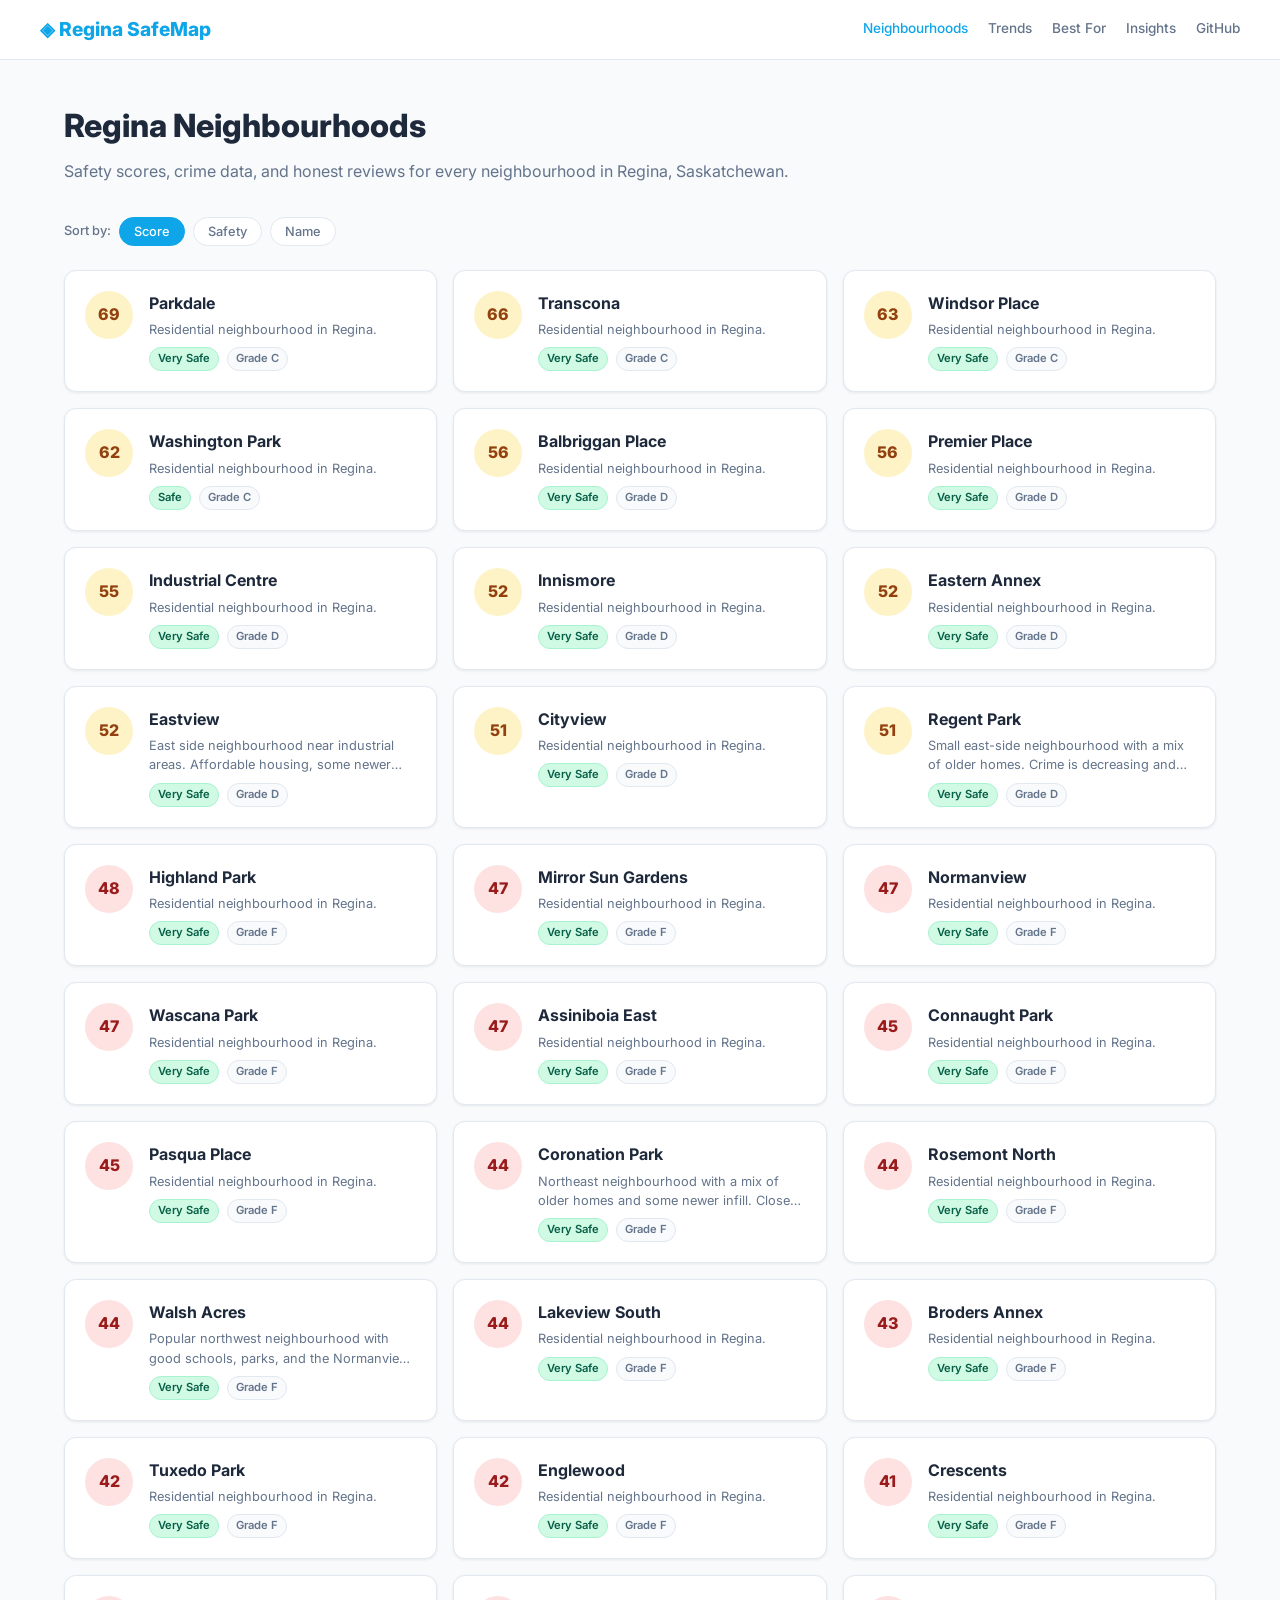
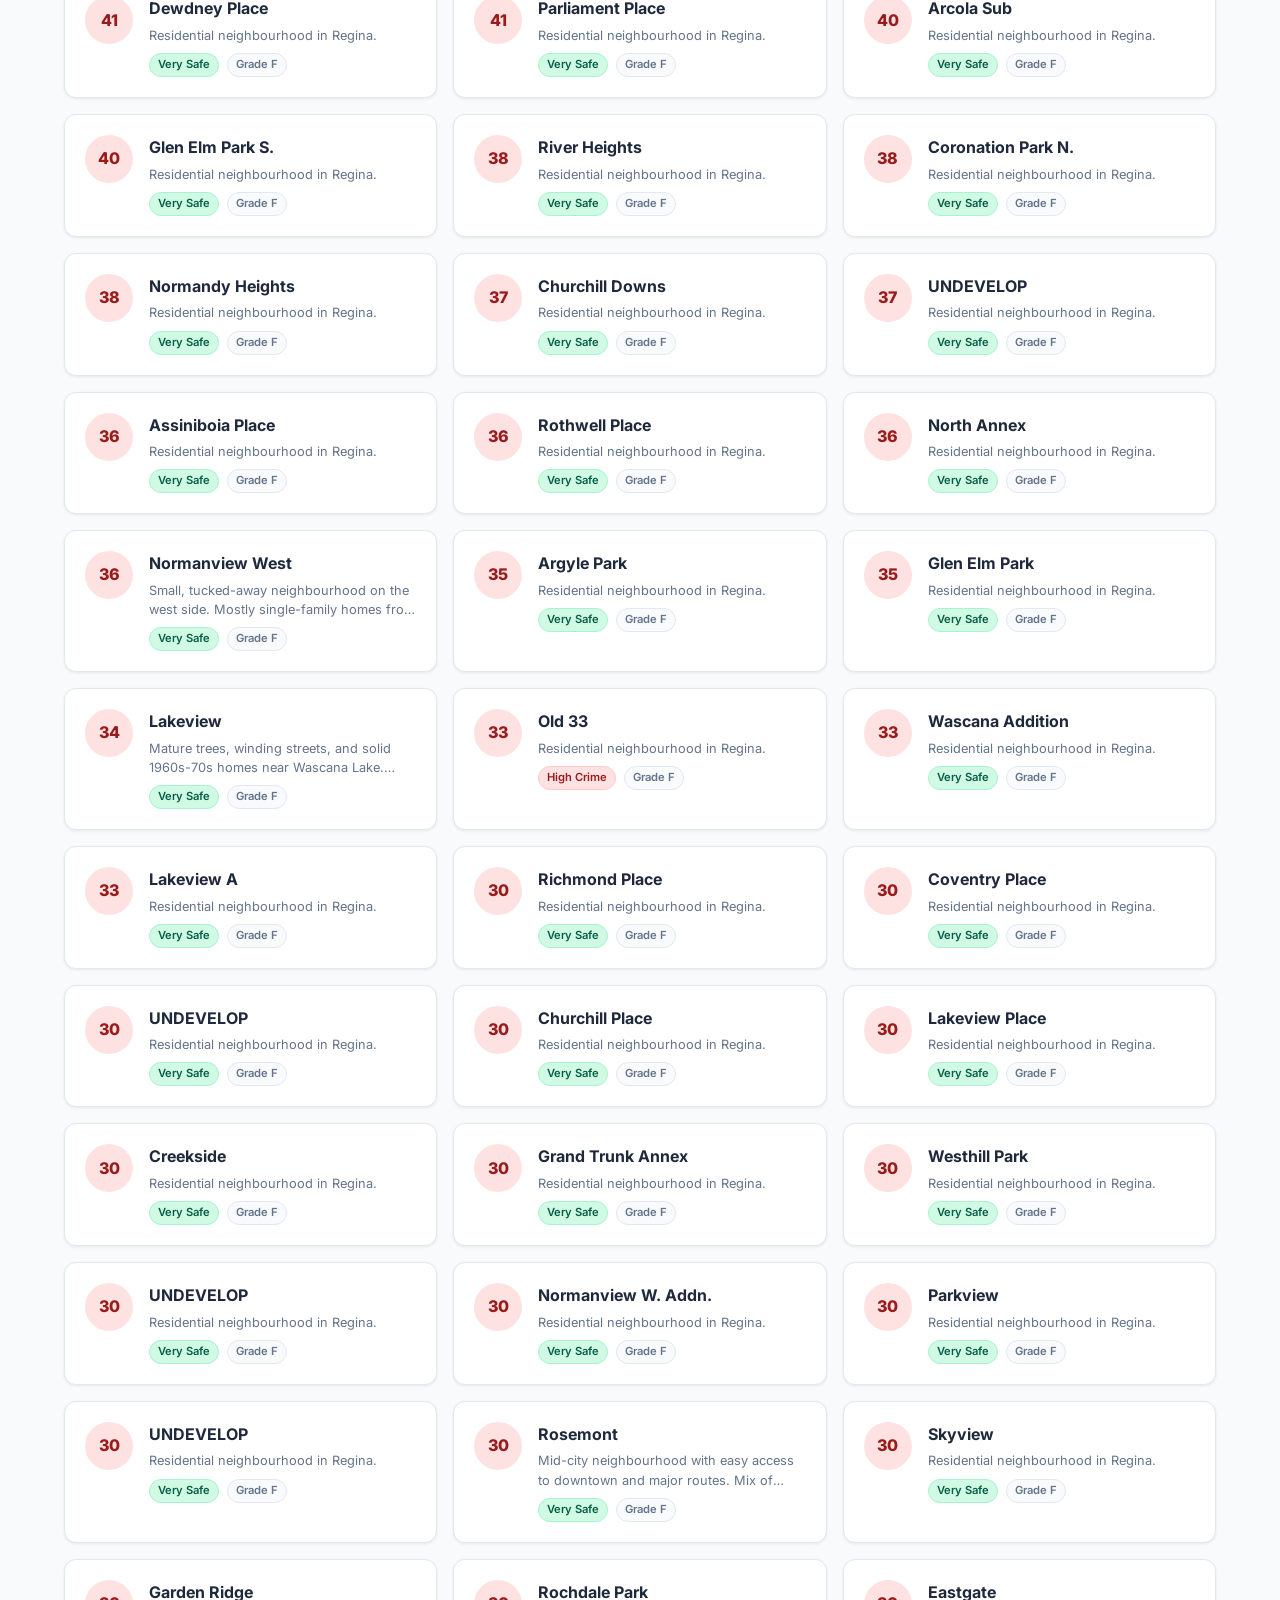
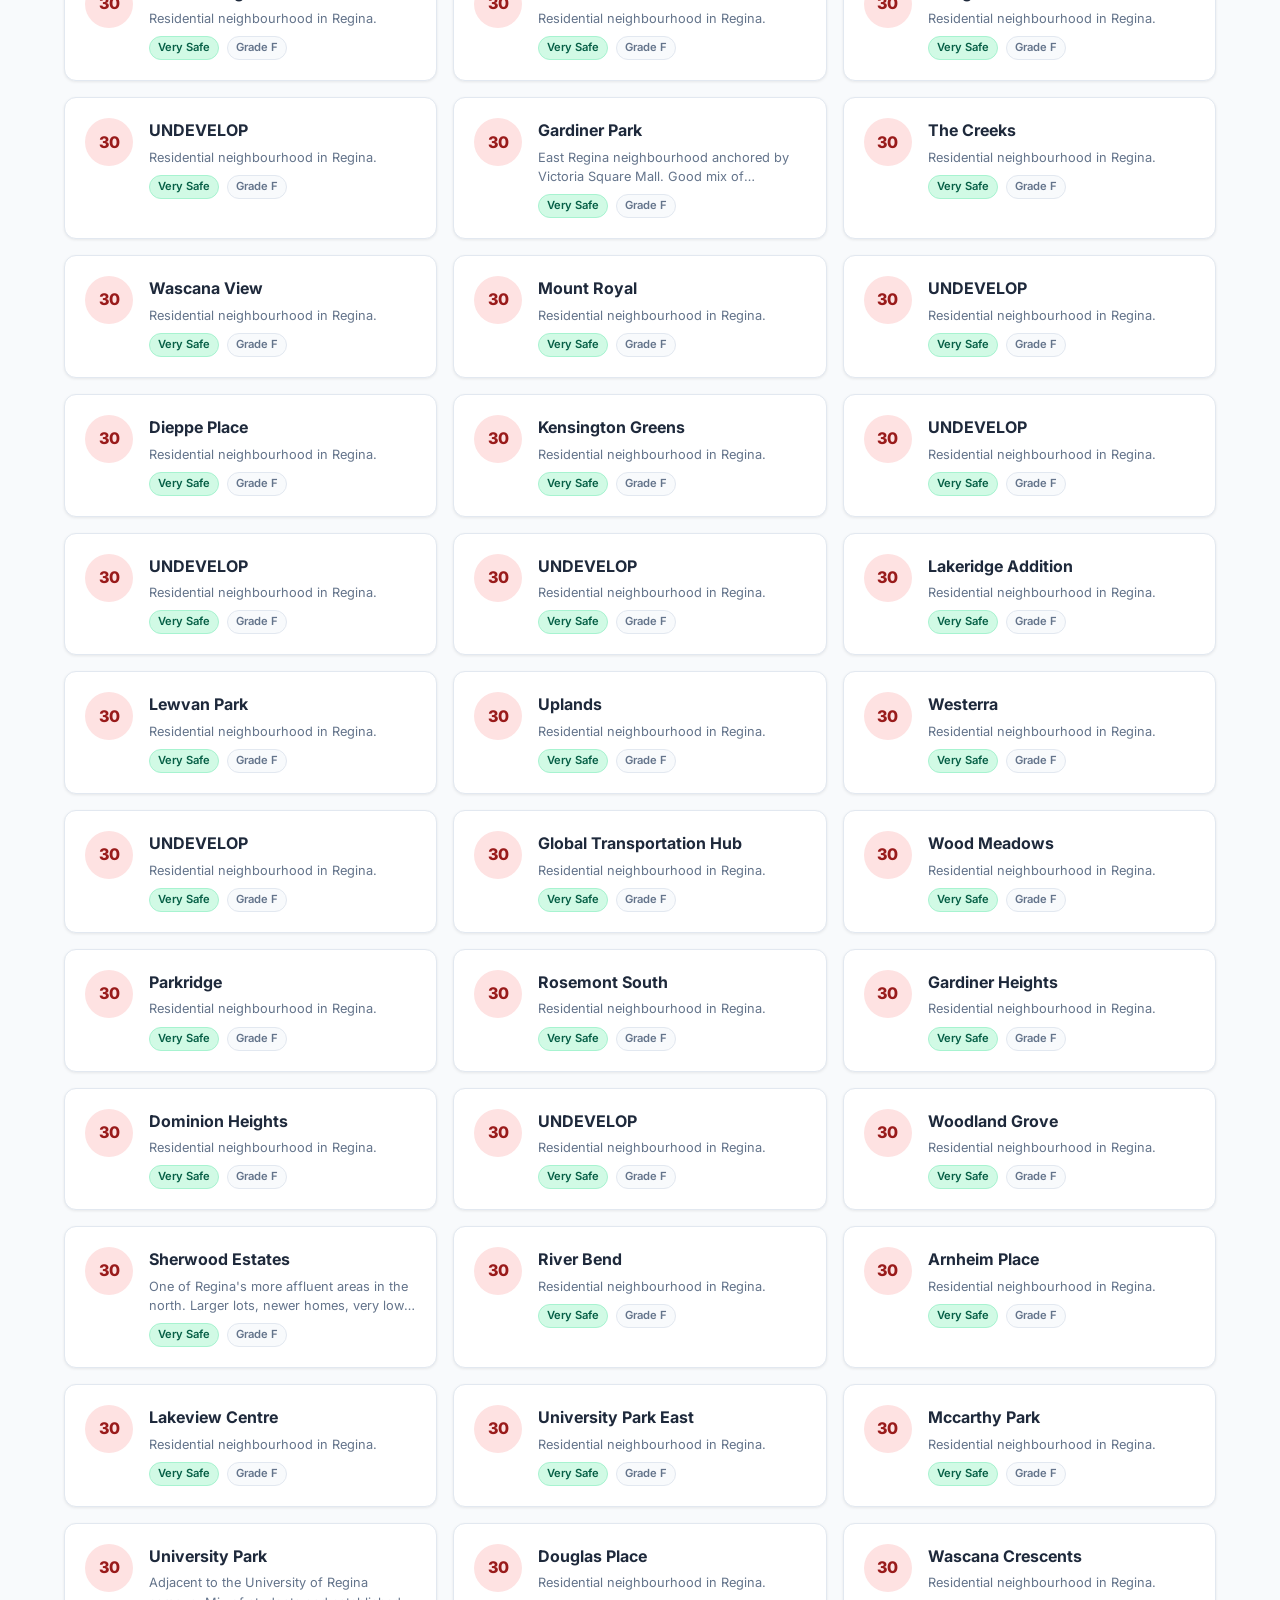
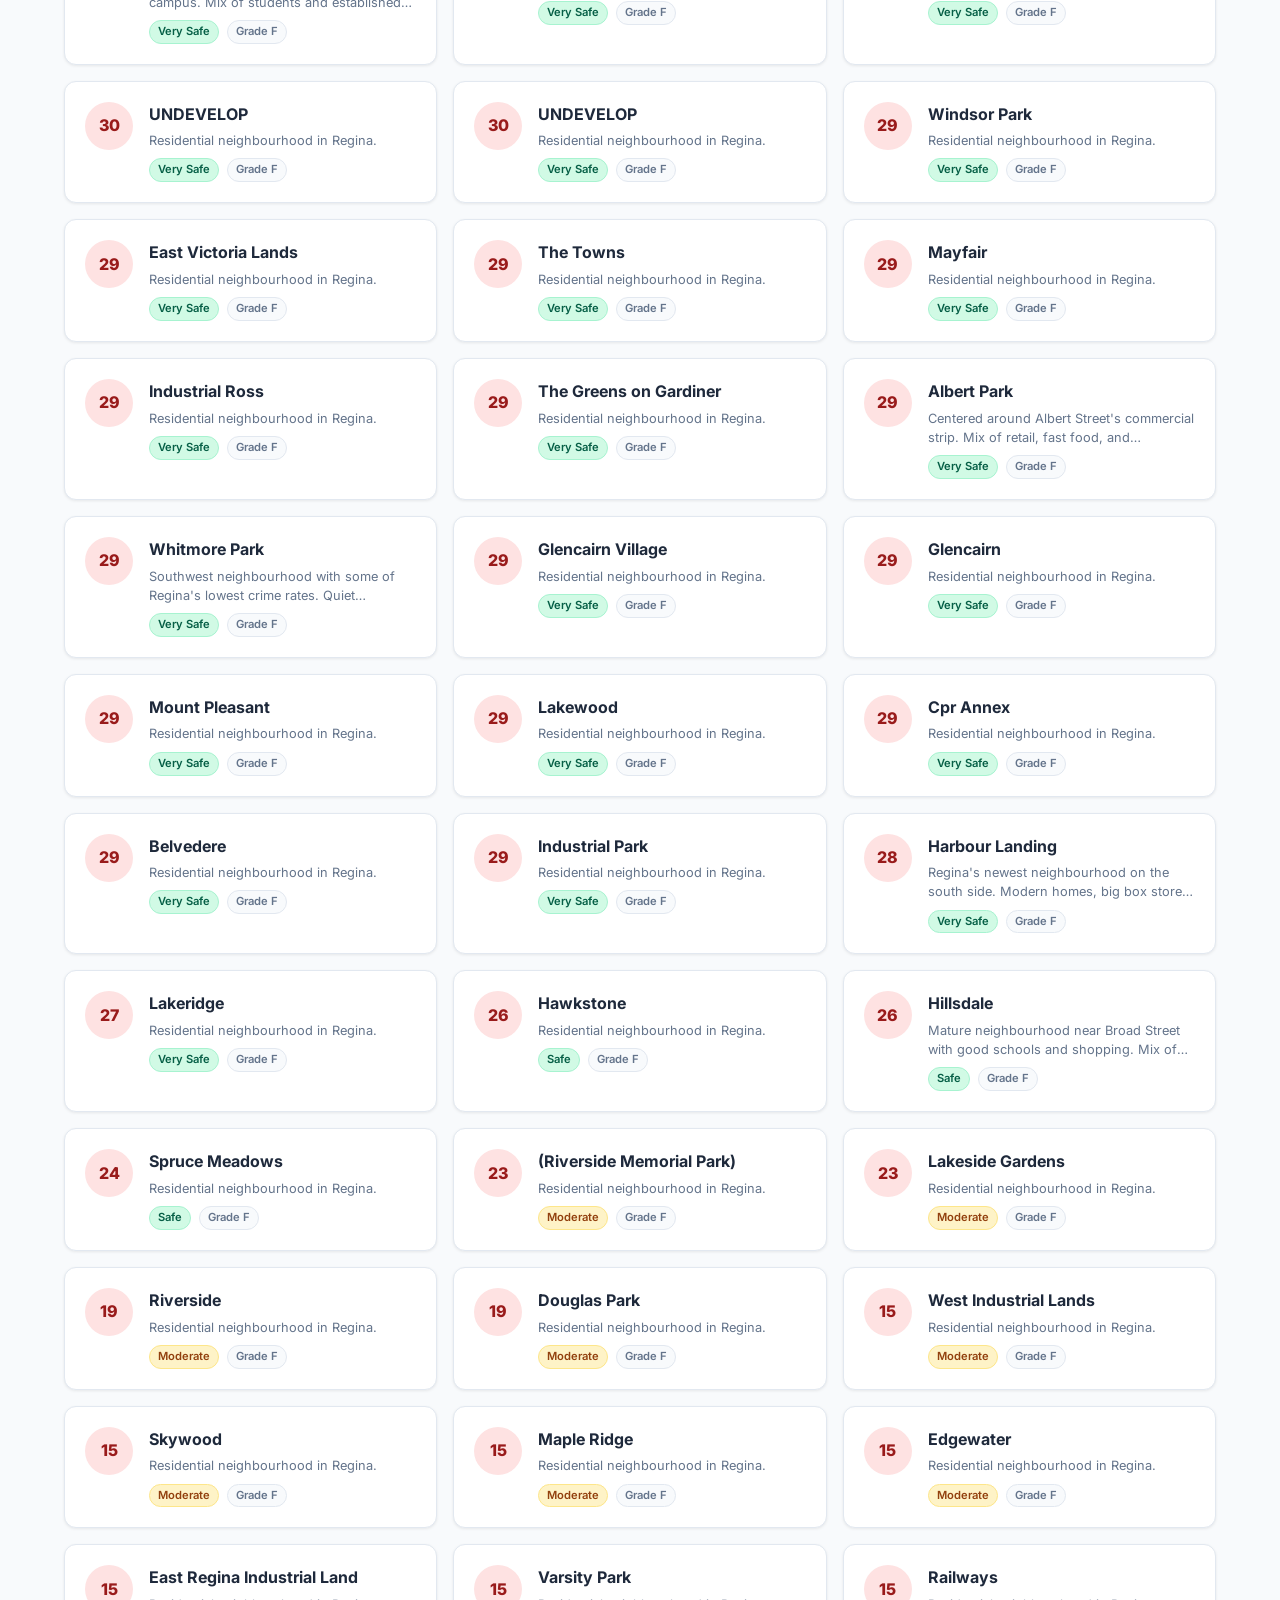
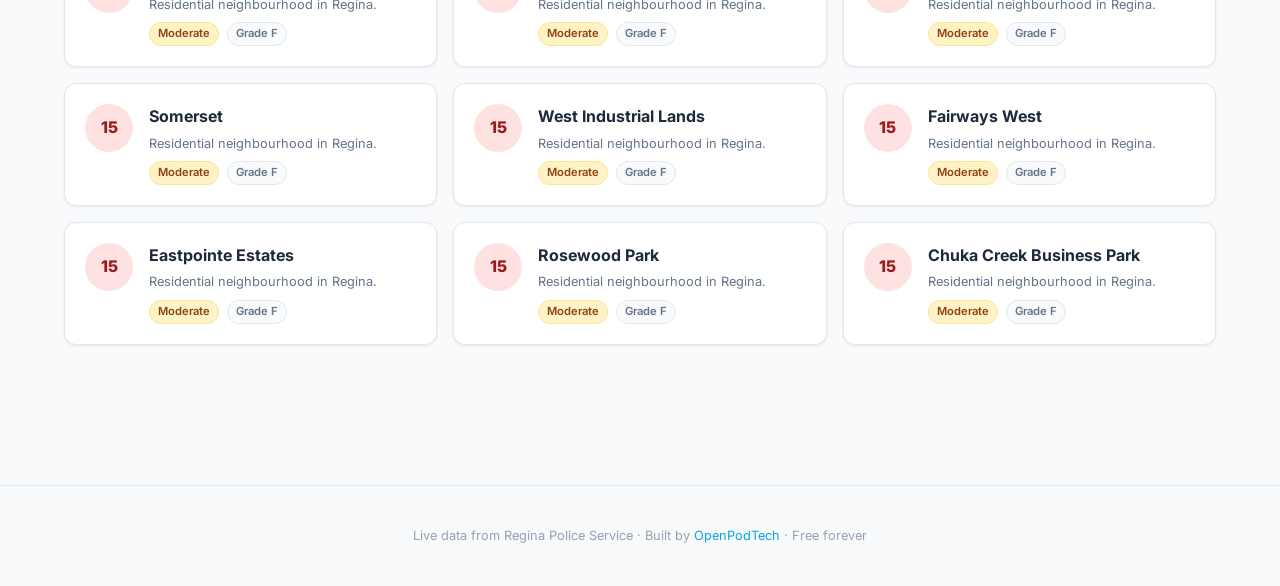
<file: frontend/neighbourhoods/index.html>
<!DOCTYPE html>
<html lang="en">
<head>
    <meta charset="UTF-8">
    <meta name="viewport" content="width=device-width, initial-scale=1.0">
    <title>Regina Neighbourhoods Guide — Safety Scores & Reviews | Regina SafeMap</title>
    <meta name="description" content="Explore all 68 Regina neighbourhoods with safety scores, crime data, and honest reviews. Find the safest, most affordable, or best neighbourhood for your needs.">
    <meta property="og:title" content="Regina Neighbourhoods Guide — Safety Scores & Reviews">
    <meta property="og:description" content="Explore all 68 Regina neighbourhoods with safety scores, crime data, and honest reviews. Free and open source.">
    <meta property="og:type" content="website">
    <meta property="og:url" content="https://reginasafemap.ca/neighbourhoods/">
    <meta property="og:image" content="https://reginasafemap.ca/og-image.png">
    <link rel="canonical" href="https://reginasafemap.ca/neighbourhoods/">
    <link rel="preconnect" href="https://fonts.googleapis.com">
    <link rel="preconnect" href="https://fonts.gstatic.com" crossorigin>
    <link href="https://fonts.googleapis.com/css2?family=Inter:wght@400;500;600;700;800&display=swap" rel="stylesheet">
    <style>
        *, *::before, *::after { margin: 0; padding: 0; box-sizing: border-box; }

        :root {
            --bg: #ffffff;
            --bg-subtle: #f8fafc;
            --bg-card: #ffffff;
            --border: #e2e8f0;
            --border-hover: #cbd5e1;
            --text: #1e293b;
            --text-secondary: #64748b;
            --text-muted: #94a3b8;
            --accent: #0EA5E9;
            --accent-light: #e0f2fe;
            --green: #10b981;
            --green-light: #d1fae5;
            --yellow: #f59e0b;
            --yellow-light: #fef3c7;
            --red: #ef4444;
            --red-light: #fee2e2;
            --radius: 12px;
            --radius-sm: 8px;
            --shadow: 0 1px 3px rgba(0,0,0,0.08);
            --shadow-md: 0 4px 12px rgba(0,0,0,0.08);
        }

        body {
            font-family: 'Inter', -apple-system, BlinkMacSystemFont, sans-serif;
            background: var(--bg-subtle);
            color: var(--text);
            min-height: 100vh;
            font-size: 0.9rem;
            line-height: 1.6;
            max-width: 100%;
            overflow-x: hidden;
            -webkit-font-smoothing: antialiased;
        }

        a { color: var(--accent); text-decoration: none; }
        a:hover { color: #0284c7; }

        /* Header */
        .site-header {
            background: #fff;
            border-bottom: 1px solid var(--border);
            padding: 14px 24px;
            position: sticky;
            top: 0;
            z-index: 100;
        }
        .site-header .header-inner {
            max-width: 1200px;
            margin: 0 auto;
            display: flex;
            align-items: center;
            justify-content: space-between;
        }
        .site-header .brand {
            font-size: 1.2rem;
            font-weight: 800;
            color: var(--accent);
            text-decoration: none;
        }
        .site-header nav { display: flex; gap: 20px; }
        .site-header nav a {
            font-size: 0.85rem;
            color: var(--text-secondary);
            text-decoration: none;
            font-weight: 500;
        }
        .site-header nav a:hover { color: var(--text); }
        .site-header nav a.active { color: var(--accent); }

        /* Page Content */
        .page-container {
            max-width: 1200px;
            margin: 0 auto;
            padding: 40px 24px 80px;
        }

        .page-title {
            font-size: 2rem;
            font-weight: 800;
            color: var(--text);
            margin-bottom: 8px;
        }

        .page-subtitle {
            font-size: 1rem;
            color: var(--text-secondary);
            margin-bottom: 32px;
        }

        /* Sort Controls */
        .sort-bar {
            display: flex;
            align-items: center;
            gap: 8px;
            margin-bottom: 24px;
            flex-wrap: wrap;
        }

        .sort-bar span {
            font-size: 0.8rem;
            color: var(--text-secondary);
            font-weight: 500;
        }

        .sort-btn {
            padding: 6px 14px;
            border: 1px solid var(--border);
            border-radius: 50px;
            background: #fff;
            color: var(--text-secondary);
            font-size: 0.8rem;
            font-weight: 500;
            font-family: 'Inter', sans-serif;
            cursor: pointer;
            transition: all 0.2s;
        }

        .sort-btn:hover {
            border-color: var(--border-hover);
            color: var(--text);
        }

        .sort-btn.active {
            background: var(--accent);
            border-color: var(--accent);
            color: #fff;
        }

        /* Grid */
        .neighbourhood-grid {
            display: grid;
            grid-template-columns: repeat(3, 1fr);
            gap: 16px;
        }

        @media (max-width: 900px) {
            .neighbourhood-grid { grid-template-columns: repeat(2, 1fr); }
        }

        @media (max-width: 560px) {
            .neighbourhood-grid { grid-template-columns: 1fr; }
            .page-title { font-size: 1.5rem; }
            .site-header nav { display: none; }
        }

        /* Cards */
        .neighbourhood-card {
            background: #fff;
            border: 1px solid var(--border);
            border-radius: var(--radius);
            padding: 20px;
            display: flex;
            gap: 16px;
            align-items: flex-start;
            transition: box-shadow 0.2s, border-color 0.2s;
            cursor: pointer;
            text-decoration: none;
            color: inherit;
            box-shadow: var(--shadow);
        }

        .neighbourhood-card:hover {
            box-shadow: var(--shadow-md);
            border-color: var(--border-hover);
        }

        .card-score {
            width: 48px;
            height: 48px;
            border-radius: 50%;
            display: flex;
            align-items: center;
            justify-content: center;
            font-size: 1rem;
            font-weight: 800;
            flex-shrink: 0;
        }

        .score-green { color: #065f46; background: var(--green-light); }
        .score-yellow { color: #92400e; background: var(--yellow-light); }
        .score-red { color: #991b1b; background: var(--red-light); }

        .card-info { flex: 1; min-width: 0; }

        .card-name {
            font-size: 1rem;
            font-weight: 700;
            color: var(--text);
            margin-bottom: 4px;
        }

        .card-desc {
            font-size: 0.8rem;
            color: var(--text-secondary);
            line-height: 1.5;
            display: -webkit-box;
            -webkit-line-clamp: 2;
            -webkit-box-orient: vertical;
            overflow: hidden;
        }

        .card-meta {
            display: flex;
            gap: 8px;
            margin-top: 8px;
        }

        .card-badge {
            font-size: 0.7rem;
            font-weight: 600;
            padding: 2px 8px;
            border-radius: 50px;
            background: var(--bg-subtle);
            border: 1px solid var(--border);
            color: var(--text-secondary);
        }

        .badge-safe { color: #065f46; background: var(--green-light); border-color: #a7f3d0; }
        .badge-caution { color: #92400e; background: var(--yellow-light); border-color: #fde68a; }
        .badge-danger { color: #991b1b; background: var(--red-light); border-color: #fecaca; }

        /* Footer */
        .site-footer {
            text-align: center;
            padding: 40px 24px;
            font-size: 0.8rem;
            color: var(--text-muted);
            border-top: 1px solid var(--border);
            margin-top: 60px;
        }
        .site-footer a { color: var(--accent); text-decoration: none; }
    </style>
</head>
<body>
    <header class="site-header">
        <div class="header-inner">
            <a href="../" class="brand">&#9672; Regina SafeMap</a>
            <nav>
                <a href="./" class="active">Neighbourhoods</a>
                <a href="../trends/">Trends</a>
                <a href="../best-for/">Best For</a>
                <a href="../insights/">Insights</a>
                <a href="https://github.com/OpenPodTech/openpod-regina-safemap" target="_blank">GitHub</a>
            </nav>
        </div>
    </header>

    <main class="page-container">
        <h1 class="page-title">Regina Neighbourhoods</h1>
        <p class="page-subtitle">Safety scores, crime data, and honest reviews for every neighbourhood in Regina, Saskatchewan.</p>

        <div class="sort-bar">
            <span>Sort by:</span>
            <button class="sort-btn active" data-sort="score">Score</button>
            <button class="sort-btn" data-sort="safety">Safety</button>
            <button class="sort-btn" data-sort="name">Name</button>
        </div>

        <div class="neighbourhood-grid" id="grid"></div>
    </main>

    <footer class="site-footer">
        <p>Live data from Regina Police Service &middot; Built by <a href="https://github.com/OpenPodTech">OpenPodTech</a> &middot; Free forever</p>
    </footer>

    <script>
    (async function() {
        const scoresResp = await fetch('../data/processed/scores.json');
        const scoresData = await scoresResp.json();
        const scores = scoresData.scores;

        const descResp = await fetch('../data/processed/descriptions.json');
        const descriptions = await descResp.json();

        const grid = document.getElementById('grid');

        function getScoreClass(score) {
            if (score >= 70) return 'score-green';
            if (score >= 50) return 'score-yellow';
            return 'score-red';
        }

        function getSafetyBadge(safety) {
            if (safety >= 90) return '<span class="card-badge badge-safe">Very Safe</span>';
            if (safety >= 70) return '<span class="card-badge badge-safe">Safe</span>';
            if (safety >= 50) return '<span class="card-badge badge-caution">Moderate</span>';
            return '<span class="card-badge badge-danger">High Crime</span>';
        }

        function getDescription(name) {
            const desc = descriptions[name];
            if (desc) return desc.description;
            return 'Residential neighbourhood in Regina.';
        }

        function renderCards(sortedScores) {
            grid.innerHTML = '';
            sortedScores.forEach(n => {
                const card = document.createElement('a');
                card.className = 'neighbourhood-card';
                card.href = 'neighbourhood.html?name=' + encodeURIComponent(n.name);
                card.innerHTML = `
                    <div class="card-score ${getScoreClass(n.overall)}">${n.overall}</div>
                    <div class="card-info">
                        <div class="card-name">${n.name}</div>
                        <div class="card-desc">${getDescription(n.name)}</div>
                        <div class="card-meta">
                            ${getSafetyBadge(n.safety)}
                            <span class="card-badge">Grade ${n.grade}</span>
                        </div>
                    </div>
                `;
                grid.appendChild(card);
            });
        }

        function sortScores(key) {
            let sorted;
            if (key === 'name') {
                sorted = [...scores].sort((a, b) => a.name.localeCompare(b.name));
            } else if (key === 'safety') {
                sorted = [...scores].sort((a, b) => b.safety - a.safety);
            } else {
                sorted = [...scores].sort((a, b) => b.overall - a.overall);
            }
            return sorted;
        }

        renderCards(sortScores('score'));

        document.querySelectorAll('.sort-btn').forEach(btn => {
            btn.addEventListener('click', () => {
                document.querySelectorAll('.sort-btn').forEach(b => b.classList.remove('active'));
                btn.classList.add('active');
                renderCards(sortScores(btn.dataset.sort));
            });
        });
    })();
    </script>
</body>
</html>
</file>
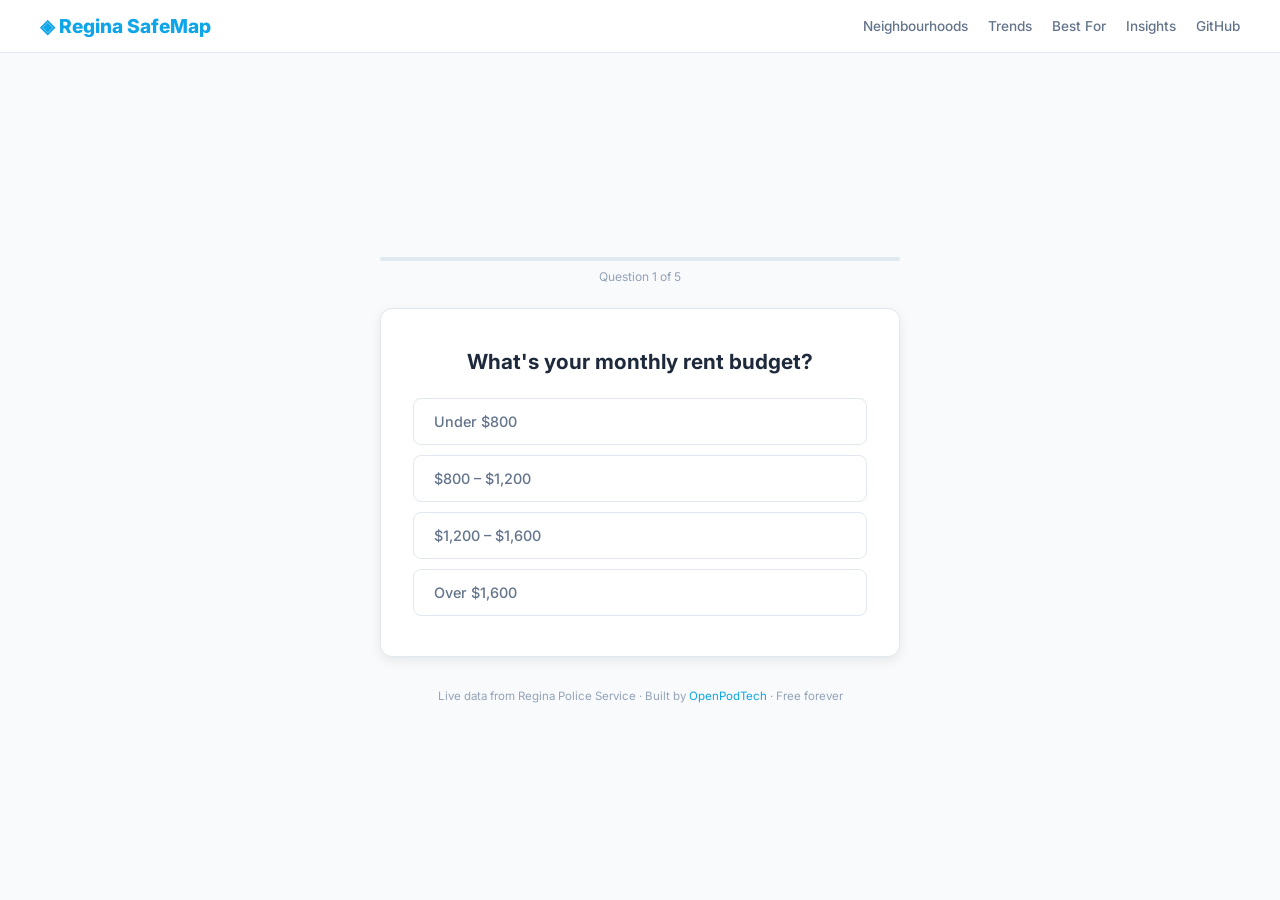
<file: frontend/quiz/index.html>
<!DOCTYPE html>
<html lang="en">
<head>
    <meta charset="UTF-8">
    <meta name="viewport" content="width=device-width, initial-scale=1.0">
    <title>Find My Neighbourhood — Regina SafeMap</title>
    <meta name="description" content="Answer 5 quick questions and we'll match you with the best Regina neighbourhoods for your lifestyle.">
    <link rel="canonical" href="https://reginasafemap.ca/quiz/">
    <link rel="preconnect" href="https://fonts.googleapis.com">
    <link rel="preconnect" href="https://fonts.gstatic.com" crossorigin>
    <link href="https://fonts.googleapis.com/css2?family=Inter:wght@400;500;600;700;800&display=swap" rel="stylesheet">
    <style>
        *, *::before, *::after { margin: 0; padding: 0; box-sizing: border-box; }
        :root {
            --bg: #ffffff; --bg-subtle: #f8fafc; --bg-card: #ffffff;
            --border: #e2e8f0; --border-hover: #cbd5e1;
            --text: #1e293b; --text-secondary: #64748b; --text-muted: #94a3b8;
            --accent: #0EA5E9; --accent-light: #e0f2fe;
            --green: #10b981; --green-light: #d1fae5;
            --radius: 12px; --radius-sm: 8px;
            --shadow: 0 1px 3px rgba(0,0,0,0.08); --shadow-md: 0 4px 12px rgba(0,0,0,0.08);
        }
        body { font-family: 'Inter', -apple-system, sans-serif; background: var(--bg-subtle); color: var(--text); min-height: 100vh; max-width: 100%; overflow-x: hidden; display: flex; flex-direction: column; align-items: center; justify-content: center; padding: 24px; -webkit-font-smoothing: antialiased; }
        a { color: var(--accent); text-decoration: none; }
        a:hover { color: #0284c7; }

        .site-header { background: #fff; border-bottom: 1px solid var(--border); padding: 14px 24px; position: fixed; top: 0; left: 0; right: 0; z-index: 100; }
        .site-header .header-inner { max-width: 1200px; margin: 0 auto; display: flex; align-items: center; justify-content: space-between; }
        .site-header .brand { font-size: 1.2rem; font-weight: 800; color: var(--accent); text-decoration: none; }
        .site-header nav { display: flex; gap: 20px; }
        .site-header nav a { font-size: 0.85rem; color: var(--text-secondary); text-decoration: none; font-weight: 500; }
        .site-header nav a:hover { color: var(--text); }

        .progress-container { width: 100%; max-width: 520px; margin-bottom: 24px; margin-top: 60px; }
        .progress-bar { height: 4px; background: var(--border); border-radius: 2px; overflow: hidden; }
        .progress-fill { height: 100%; background: var(--accent); border-radius: 2px; transition: width 0.4s cubic-bezier(0.16, 1, 0.3, 1); width: 0%; }
        .progress-text { font-size: 0.75rem; color: var(--text-muted); margin-top: 8px; text-align: center; }

        .quiz-card { width: 100%; max-width: 520px; background: #fff; border: 1px solid var(--border); border-radius: var(--radius); box-shadow: var(--shadow-md); padding: 40px 32px; text-align: center; animation: fadeUp 0.5s ease-out; }
        @keyframes fadeUp { from { transform: translateY(16px); opacity: 0; } to { transform: translateY(0); opacity: 1; } }
        @keyframes fadeOut { from { transform: translateY(0); opacity: 1; } to { transform: translateY(-16px); opacity: 0; } }
        .quiz-card.exit { animation: fadeOut 0.3s ease-in forwards; }
        .quiz-card h2 { font-size: 1.3rem; font-weight: 700; color: var(--text); margin-bottom: 24px; }
        .options { display: flex; flex-direction: column; gap: 10px; }
        .option-btn { padding: 14px 20px; border: 1px solid var(--border); border-radius: var(--radius-sm); background: #fff; color: var(--text-secondary); font-size: 0.9rem; font-weight: 500; font-family: 'Inter', sans-serif; cursor: pointer; transition: all 0.2s ease; text-align: left; }
        .option-btn:hover { border-color: var(--accent); background: var(--accent-light); color: var(--text); transform: translateX(4px); }
        .option-btn:active { transform: translateX(4px) scale(0.98); }

        .results-card { width: 100%; max-width: 520px; background: #fff; border: 1px solid var(--border); border-radius: var(--radius); box-shadow: var(--shadow-md); padding: 40px 32px; display: none; animation: fadeUp 0.5s ease-out; }
        .results-card h2 { font-size: 1.3rem; font-weight: 700; color: var(--text); margin-bottom: 8px; text-align: center; }
        .results-subtitle { font-size: 0.85rem; color: var(--text-muted); text-align: center; margin-bottom: 28px; }
        .result-item { padding: 16px; border: 1px solid var(--border); border-radius: var(--radius-sm); margin-bottom: 12px; background: var(--bg-subtle); transition: all 0.2s ease; }
        .result-item:hover { border-color: var(--border-hover); box-shadow: var(--shadow); }
        .result-header { display: flex; justify-content: space-between; align-items: center; margin-bottom: 6px; }
        .result-name { font-size: 1.05rem; font-weight: 700; color: var(--text); }
        .result-match { font-size: 0.82rem; font-weight: 600; color: #065f46; background: var(--green-light); padding: 3px 10px; border-radius: 50px; }
        .result-desc { font-size: 0.82rem; color: var(--text-muted); margin-top: 4px; line-height: 1.5; }
        .result-link { display: inline-block; margin-top: 8px; font-size: 0.78rem; font-weight: 500; color: var(--accent); }

        .restart-btn { display: block; margin: 24px auto 0; padding: 10px 24px; border: 1px solid var(--border); border-radius: 50px; background: #fff; color: var(--text-secondary); font-size: 0.82rem; font-weight: 500; font-family: 'Inter', sans-serif; cursor: pointer; transition: all 0.2s ease; }
        .restart-btn:hover { border-color: var(--accent); color: var(--accent); }

        .quiz-footer { margin-top: 32px; font-size: 0.72rem; color: var(--text-muted); text-align: center; }
        @media (max-width: 600px) { body { padding: 16px; } .quiz-card, .results-card { padding: 28px 20px; } .quiz-card h2 { font-size: 1.1rem; } .site-header nav { display: none; } }
    </style>
</head>
<body>
    <header class="site-header">
        <div class="header-inner">
            <a href="../" class="brand">&#9672; Regina SafeMap</a>
            <nav>
                <a href="../neighbourhoods/">Neighbourhoods</a>
                <a href="../trends/">Trends</a>
                <a href="../best-for/">Best For</a>
                <a href="../insights/">Insights</a>
                <a href="https://github.com/OpenPodTech/openpod-regina-safemap" target="_blank">GitHub</a>
            </nav>
        </div>
    </header>

    <div class="progress-container">
        <div class="progress-bar"><div class="progress-fill" id="progress-fill"></div></div>
        <div class="progress-text" id="progress-text">Question 1 of 5</div>
    </div>

    <div class="quiz-card" id="quiz-card">
        <h2 id="question-title">Loading...</h2>
        <div class="options" id="options-container"></div>
    </div>

    <div class="results-card" id="results-card">
        <h2>Your Top Matches</h2>
        <p class="results-subtitle">Based on your answers, these neighbourhoods fit best:</p>
        <div id="results-list"></div>
        <button class="restart-btn" onclick="restartQuiz()">Take Quiz Again</button>
    </div>

    <div class="quiz-footer">
        Live data from Regina Police Service &middot; Built by <a href="https://github.com/OpenPodTech">OpenPodTech</a> &middot; Free forever
    </div>

    <script>
    (function() {
        'use strict';
        const questions = [
            { title: "What's your monthly rent budget?", options: [{ label: "Under $800", value: "budget_low" }, { label: "$800 – $1,200", value: "budget_mid" }, { label: "$1,200 – $1,600", value: "budget_high" }, { label: "Over $1,600", value: "budget_max" }] },
            { title: "Do you have school-age kids?", options: [{ label: "Yes", value: "kids_yes" }, { label: "No", value: "kids_no" }] },
            { title: "Do you own a car?", options: [{ label: "Yes", value: "car_yes" }, { label: "No, I need transit", value: "car_no" }] },
            { title: "What's your top priority?", options: [{ label: "Safety", value: "priority_safety" }, { label: "Walkability & culture", value: "priority_walk" }, { label: "Affordability", value: "priority_afford" }, { label: "Quiet & peaceful", value: "priority_quiet" }] },
            { title: "What home style do you prefer?", options: [{ label: "Character homes (older, unique)", value: "style_character" }, { label: "New builds (modern)", value: "style_new" }, { label: "No preference", value: "style_any" }] }
        ];

        let currentQ = 0, answers = [], scoresData = null, descriptionsData = null;

        Promise.all([
            fetch('../data/processed/scores.json').then(r => r.json()),
            fetch('../data/processed/descriptions.json').then(r => r.json())
        ]).then(([scores, descriptions]) => { scoresData = scores; descriptionsData = descriptions; renderQuestion(); })
        .catch(() => { document.getElementById('question-title').textContent = 'Error loading data.'; });

        function renderQuestion() {
            const q = questions[currentQ];
            const card = document.getElementById('quiz-card');
            const title = document.getElementById('question-title');
            const container = document.getElementById('options-container');
            document.getElementById('progress-fill').style.width = ((currentQ) / questions.length * 100) + '%';
            document.getElementById('progress-text').textContent = 'Question ' + (currentQ + 1) + ' of ' + questions.length;
            card.classList.add('exit');
            setTimeout(() => {
                title.textContent = q.title;
                container.innerHTML = '';
                q.options.forEach(opt => { const btn = document.createElement('button'); btn.className = 'option-btn'; btn.textContent = opt.label; btn.onclick = () => selectAnswer(opt.value); container.appendChild(btn); });
                card.classList.remove('exit');
                card.style.animation = 'none'; card.offsetHeight; card.style.animation = 'fadeUp 0.4s ease-out';
            }, 280);
        }

        function selectAnswer(value) { answers.push(value); currentQ++; if (currentQ < questions.length) renderQuestion(); else showResults(); }

        function showResults() {
            document.getElementById('quiz-card').style.display = 'none';
            document.querySelector('.progress-container').style.display = 'none';
            const results = scoreNeighbourhoods();
            const container = document.getElementById('results-list');
            container.innerHTML = '';
            results.slice(0, 3).forEach((r, i) => {
                const desc = descriptionsData[r.name] || {};
                const div = document.createElement('div'); div.className = 'result-item';
                div.innerHTML = '<div class="result-header"><span class="result-name">' + (i+1) + '. ' + r.name + '</span><span class="result-match">' + r.matchPct + '% match</span></div><div class="result-desc">' + (desc.description || 'A Regina neighbourhood worth exploring.') + '</div><a class="result-link" href="../neighbourhoods/neighbourhood.html?name=' + encodeURIComponent(r.name) + '">View full profile &rarr;</a>';
                container.appendChild(div);
            });
            document.getElementById('results-card').style.display = 'block';
            document.getElementById('progress-fill').style.width = '100%';
        }

        function scoreNeighbourhoods() {
            if (!scoresData || !scoresData.scores) return [];
            const scored = scoresData.scores.map(hood => {
                let score = 0, maxScore = 0;
                const rent = descriptionsData[hood.name] ? descriptionsData[hood.name].avg_rent : '';
                const rentLow = parseRentLow(rent);
                if (answers[0] === 'budget_low') { maxScore += 25; if (rentLow <= 800) score += 25; else if (rentLow <= 1000) score += 12; }
                else if (answers[0] === 'budget_mid') { maxScore += 25; if (rentLow >= 800 && rentLow <= 1200) score += 25; else if (rentLow <= 1400) score += 12; }
                else if (answers[0] === 'budget_high') { maxScore += 25; if (rentLow >= 1100 && rentLow <= 1600) score += 25; else if (rentLow >= 900) score += 12; }
                else { maxScore += 25; score += 20; }
                maxScore += 20; if (answers[1] === 'kids_yes') { if (hood.schools_count >= 2) score += 20; else if (hood.schools_count >= 1) score += 12; } else { score += 15; }
                maxScore += 20; if (answers[2] === 'car_no') { if (hood.transit_stops >= 2) score += 20; else if (hood.transit_stops >= 1) score += 10; } else { score += 15; }
                maxScore += 30; if (answers[3] === 'priority_safety') { if (hood.safety >= 90) score += 30; else if (hood.safety >= 75) score += 20; else if (hood.safety >= 50) score += 8; }
                else if (answers[3] === 'priority_walk') { if (hood.walkability >= 35) score += 30; else if (hood.walkability >= 20) score += 15; else score += 5; }
                else if (answers[3] === 'priority_afford') { if (rentLow <= 900) score += 30; else if (rentLow <= 1100) score += 18; else score += 5; }
                else if (answers[3] === 'priority_quiet') { if (hood.total_crimes <= 300) score += 30; else if (hood.total_crimes <= 700) score += 18; else score += 5; }
                maxScore += 15; if (answers[4] === 'style_character') { if (hood.total_crimes > 0 && hood.safety >= 50) score += 15; else score += 8; }
                else if (answers[4] === 'style_new') { if (hood.total_crimes === 0) score += 15; else score += 5; }
                else { score += 10; }
                return { name: hood.name, score, matchPct: Math.round((score / maxScore) * 100) };
            });
            scored.sort((a, b) => b.matchPct - a.matchPct);
            return scored;
        }

        function parseRentLow(rentStr) { if (!rentStr) return 1000; const match = rentStr.match(/\$?([\d,]+)/); if (match) return parseInt(match[1].replace(',', '')); return 1000; }

        window.restartQuiz = function() { currentQ = 0; answers = []; document.getElementById('results-card').style.display = 'none'; document.getElementById('quiz-card').style.display = 'block'; document.querySelector('.progress-container').style.display = 'block'; renderQuestion(); };
    })();
    </script>
</body>
</html>
</file>
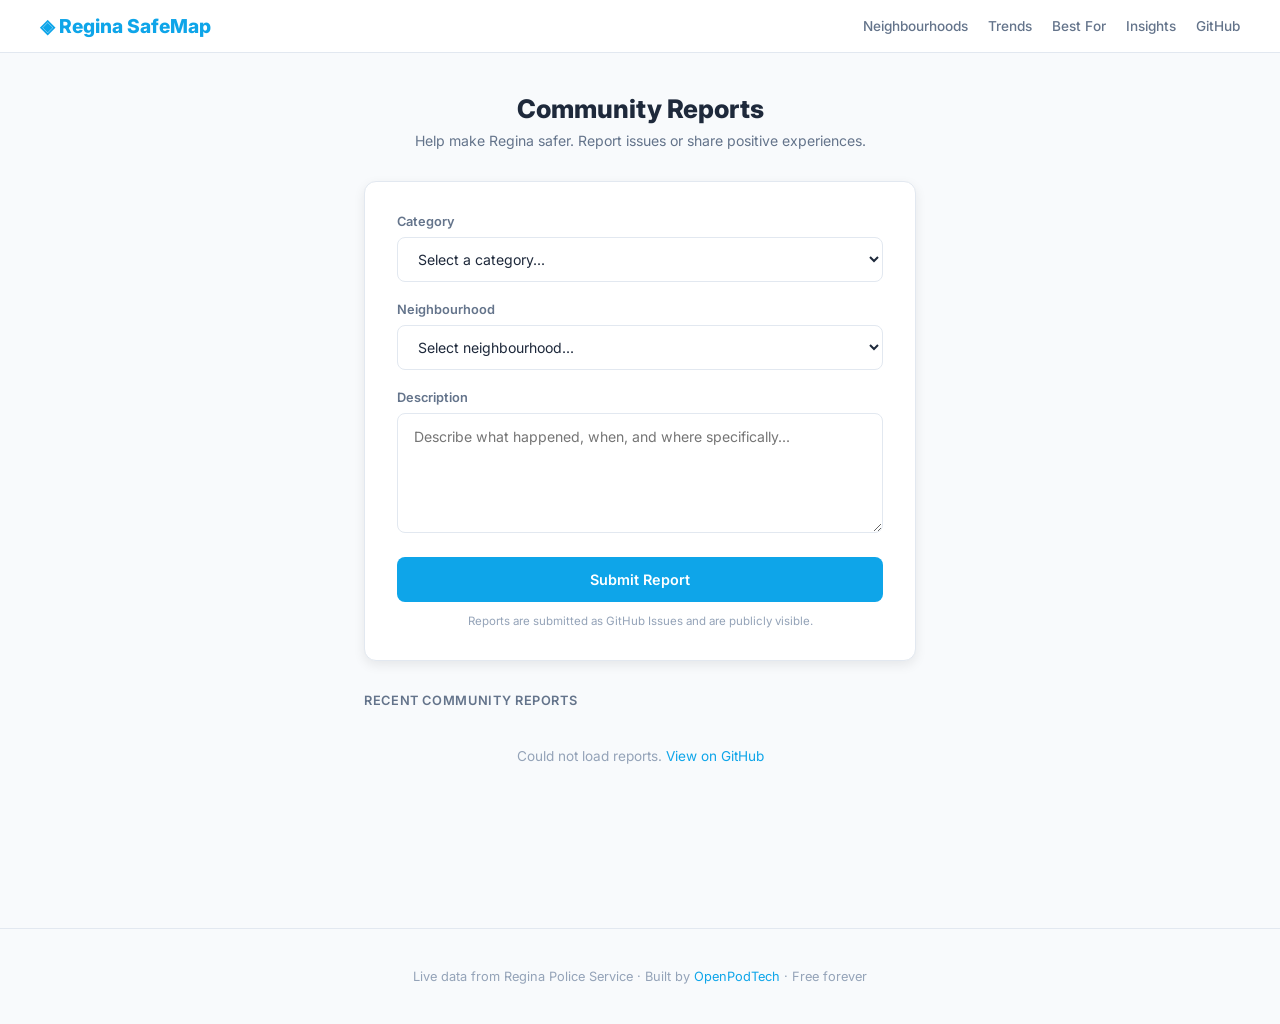
<file: frontend/report/index.html>
<!DOCTYPE html>
<html lang="en">
<head>
    <meta charset="UTF-8">
    <meta name="viewport" content="width=device-width, initial-scale=1.0">
    <title>Community Reports — Regina SafeMap</title>
    <meta name="description" content="Report safety concerns, road issues, or positive community events in Regina neighbourhoods.">
    <link rel="canonical" href="https://reginasafemap.ca/report/">
    <link rel="preconnect" href="https://fonts.googleapis.com">
    <link rel="preconnect" href="https://fonts.gstatic.com" crossorigin>
    <link href="https://fonts.googleapis.com/css2?family=Inter:wght@400;500;600;700;800&display=swap" rel="stylesheet">
    <style>
        *, *::before, *::after { margin: 0; padding: 0; box-sizing: border-box; }
        :root {
            --bg: #ffffff; --bg-subtle: #f8fafc; --bg-card: #ffffff;
            --border: #e2e8f0; --border-hover: #cbd5e1;
            --text: #1e293b; --text-secondary: #64748b; --text-muted: #94a3b8;
            --accent: #0EA5E9; --accent-light: #e0f2fe;
            --green: #10b981; --green-light: #d1fae5;
            --yellow: #f59e0b; --yellow-light: #fef3c7;
            --red: #ef4444; --red-light: #fee2e2;
            --radius: 12px; --radius-sm: 8px;
            --shadow: 0 1px 3px rgba(0,0,0,0.08); --shadow-md: 0 4px 12px rgba(0,0,0,0.08);
        }
        body { font-family: 'Inter', -apple-system, sans-serif; background: var(--bg-subtle); color: var(--text); min-height: 100vh; max-width: 100%; overflow-x: hidden; -webkit-font-smoothing: antialiased; padding: 0; }
        a { color: var(--accent); text-decoration: none; }
        a:hover { color: #0284c7; }
        .site-header { background: #fff; border-bottom: 1px solid var(--border); padding: 14px 24px; position: sticky; top: 0; z-index: 100; }
        .site-header .header-inner { max-width: 1200px; margin: 0 auto; display: flex; align-items: center; justify-content: space-between; }
        .site-header .brand { font-size: 1.2rem; font-weight: 800; color: var(--accent); text-decoration: none; }
        .site-header nav { display: flex; gap: 20px; }
        .site-header nav a { font-size: 0.85rem; color: var(--text-secondary); text-decoration: none; font-weight: 500; }
        .site-header nav a:hover { color: var(--text); }
        .page-container { max-width: 600px; margin: 0 auto; padding: 40px 24px 80px; }
        .page-header { text-align: center; margin-bottom: 32px; }
        .page-header h1 { font-size: 1.6rem; font-weight: 800; color: var(--text); margin-bottom: 8px; }
        .page-header p { font-size: 0.88rem; color: var(--text-secondary); }
        .form-card { background: #fff; border: 1px solid var(--border); border-radius: var(--radius); box-shadow: var(--shadow-md); padding: 32px; margin-bottom: 32px; }
        .form-group { margin-bottom: 20px; }
        .form-group label { display: block; font-size: 0.8rem; font-weight: 600; color: var(--text-secondary); margin-bottom: 8px; }
        .form-group select, .form-group textarea { width: 100%; padding: 12px 16px; border: 1px solid var(--border); border-radius: var(--radius-sm); background: #fff; color: var(--text); font-size: 0.88rem; font-family: 'Inter', sans-serif; outline: none; transition: all 0.2s ease; }
        .form-group select:focus, .form-group textarea:focus { border-color: var(--accent); box-shadow: 0 0 0 3px rgba(14, 165, 233, 0.1); }
        .form-group textarea { min-height: 120px; resize: vertical; line-height: 1.6; }
        .submit-btn { display: block; width: 100%; padding: 14px; border: none; border-radius: var(--radius-sm); background: var(--accent); color: #fff; font-size: 0.9rem; font-weight: 600; font-family: 'Inter', sans-serif; cursor: pointer; transition: all 0.2s ease; }
        .submit-btn:hover { background: #0284c7; }
        .form-note { font-size: 0.72rem; color: var(--text-muted); text-align: center; margin-top: 12px; }
        .reports-section h2 { font-size: 0.8rem; font-weight: 600; color: var(--text-secondary); text-transform: uppercase; letter-spacing: 0.05em; margin-bottom: 16px; }
        .report-item { background: #fff; border: 1px solid var(--border); border-radius: var(--radius-sm); padding: 16px; margin-bottom: 10px; box-shadow: var(--shadow); transition: all 0.2s ease; }
        .report-item:hover { border-color: var(--border-hover); }
        .report-title { font-size: 0.88rem; font-weight: 600; color: var(--text); margin-bottom: 4px; }
        .report-meta { font-size: 0.72rem; color: var(--text-muted); }
        .report-body { font-size: 0.82rem; color: var(--text-secondary); margin-top: 8px; line-height: 1.5; }
        .no-reports { font-size: 0.85rem; color: var(--text-muted); text-align: center; padding: 24px; }
        .site-footer { text-align: center; padding: 40px 24px; font-size: 0.8rem; color: var(--text-muted); border-top: 1px solid var(--border); margin-top: 60px; }
        .site-footer a { color: var(--accent); text-decoration: none; }
        @media (max-width: 600px) { .page-container { padding: 24px 16px 60px; } .form-card { padding: 24px 18px; } .page-header h1 { font-size: 1.3rem; } .site-header nav { display: none; } }
    </style>
</head>
<body>
    <header class="site-header">
        <div class="header-inner">
            <a href="../" class="brand">&#9672; Regina SafeMap</a>
            <nav>
                <a href="../neighbourhoods/">Neighbourhoods</a>
                <a href="../trends/">Trends</a>
                <a href="../best-for/">Best For</a>
                <a href="../insights/">Insights</a>
                <a href="https://github.com/OpenPodTech/openpod-regina-safemap" target="_blank">GitHub</a>
            </nav>
        </div>
    </header>

    <main class="page-container">
        <div class="page-header">
            <h1>Community Reports</h1>
            <p>Help make Regina safer. Report issues or share positive experiences.</p>
        </div>

        <div class="form-card">
            <form id="report-form" onsubmit="submitReport(event)">
                <div class="form-group">
                    <label for="category">Category</label>
                    <select id="category" required>
                        <option value="">Select a category...</option>
                        <option value="Safety Concern">Safety Concern</option>
                        <option value="Road Issue">Road Issue</option>
                        <option value="Noise">Noise</option>
                        <option value="Positive Report">Positive Report</option>
                    </select>
                </div>
                <div class="form-group">
                    <label for="neighbourhood">Neighbourhood</label>
                    <select id="neighbourhood" required>
                        <option value="">Select neighbourhood...</option>
                        <option value="Albert Park">Albert Park</option>
                        <option value="Cathedral">Cathedral</option>
                        <option value="Coronation Park">Coronation Park</option>
                        <option value="Core">Core</option>
                        <option value="Downtown">Downtown</option>
                        <option value="Eastview">Eastview</option>
                        <option value="Gardiner Park">Gardiner Park</option>
                        <option value="Harbour Landing">Harbour Landing</option>
                        <option value="Hillsdale">Hillsdale</option>
                        <option value="Lakeview">Lakeview</option>
                        <option value="North Central">North Central</option>
                        <option value="Normanview">Normanview</option>
                        <option value="Normanview West">Normanview West</option>
                        <option value="Rosemont">Rosemont</option>
                        <option value="Twin Lakes">Twin Lakes</option>
                        <option value="University Park">University Park</option>
                        <option value="Walsh Acres">Walsh Acres</option>
                        <option value="Whitmore Park">Whitmore Park</option>
                        <option value="Sherwood Estates">Sherwood Estates</option>
                        <option value="Glencairn">Glencairn</option>
                    </select>
                </div>
                <div class="form-group">
                    <label for="description">Description</label>
                    <textarea id="description" placeholder="Describe what happened, when, and where specifically..." required></textarea>
                </div>
                <button type="submit" class="submit-btn">Submit Report</button>
                <p class="form-note">Reports are submitted as GitHub Issues and are publicly visible.</p>
            </form>
        </div>

        <div class="reports-section">
            <h2>Recent Community Reports</h2>
            <div id="reports-list"><p class="no-reports">Loading reports...</p></div>
        </div>
    </main>

    <footer class="site-footer">
        <p>Live data from Regina Police Service &middot; Built by <a href="https://github.com/OpenPodTech">OpenPodTech</a> &middot; Free forever</p>
    </footer>

    <script>
    (function() {
        'use strict';
        window.submitReport = function(e) {
            e.preventDefault();
            const category = document.getElementById('category').value;
            const neighbourhood = document.getElementById('neighbourhood').value;
            const description = document.getElementById('description').value;
            if (!category || !neighbourhood || !description) return;
            const title = encodeURIComponent('[REPORT] ' + category + ' in ' + neighbourhood);
            const body = encodeURIComponent(description + '\n\n---\nCategory: ' + category + '\nNeighbourhood: ' + neighbourhood + '\nSubmitted via: Regina SafeMap Community Reports');
            window.open('https://github.com/OpenPodTech/openpod-regina-safemap/issues/new?title=' + title + '&body=' + body + '&labels=community-report', '_blank');
        };

        fetch('https://api.github.com/repos/OpenPodTech/openpod-regina-safemap/issues?labels=community-report&state=open&per_page=5')
            .then(r => { if (!r.ok) throw new Error('API error'); return r.json(); })
            .then(issues => {
                const container = document.getElementById('reports-list');
                if (!issues || issues.length === 0) { container.innerHTML = '<p class="no-reports">No community reports yet. Be the first to submit one!</p>'; return; }
                container.innerHTML = '';
                issues.forEach(issue => {
                    const date = new Date(issue.created_at).toLocaleDateString('en-CA');
                    const div = document.createElement('div'); div.className = 'report-item';
                    div.innerHTML = '<div class="report-title">' + escapeHtml(issue.title.replace('[REPORT] ', '')) + '</div><div class="report-meta">Reported ' + date + '</div><div class="report-body">' + escapeHtml(truncate(issue.body, 150)) + '</div>';
                    container.appendChild(div);
                });
            })
            .catch(() => { document.getElementById('reports-list').innerHTML = '<p class="no-reports">Could not load reports. <a href="https://github.com/OpenPodTech/openpod-regina-safemap/issues?q=label%3Acommunity-report" target="_blank">View on GitHub</a></p>'; });

        function escapeHtml(str) { if (!str) return ''; return str.replace(/&/g,'&amp;').replace(/</g,'&lt;').replace(/>/g,'&gt;').replace(/"/g,'&quot;'); }
        function truncate(str, max) { if (!str) return ''; str = str.split('\n---')[0].trim(); if (str.length <= max) return str; return str.substring(0, max) + '...'; }
    })();
    </script>
</body>
</html>
</file>
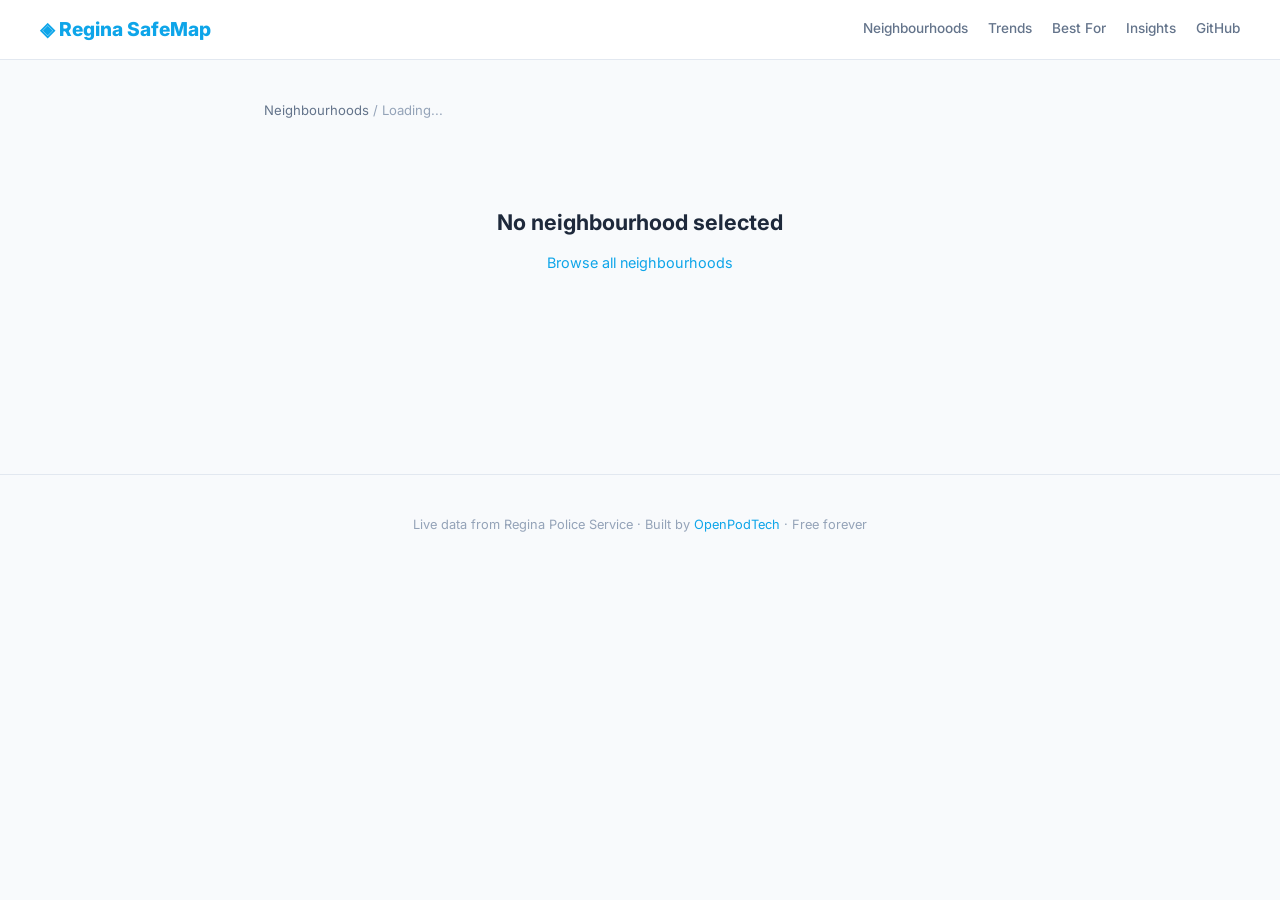
<file: frontend/neighbourhoods/neighbourhood.html>
<!DOCTYPE html>
<html lang="en">
<head>
    <meta charset="UTF-8">
    <meta name="viewport" content="width=device-width, initial-scale=1.0">
    <title>Loading... — Regina SafeMap</title>
    <meta name="description" content="Safety scores, crime data, and neighbourhood review for Regina, Saskatchewan.">
    <meta property="og:title" content="Regina Neighbourhood Profile — Regina SafeMap">
    <meta property="og:description" content="Safety score, crime breakdown, and honest review. Free and open source.">
    <meta property="og:type" content="website">
    <meta property="og:url" content="https://reginasafemap.ca/neighbourhoods/neighbourhood.html">
    <link rel="preconnect" href="https://fonts.googleapis.com">
    <link rel="preconnect" href="https://fonts.gstatic.com" crossorigin>
    <link href="https://fonts.googleapis.com/css2?family=Inter:wght@400;500;600;700;800&display=swap" rel="stylesheet">
    <style>
        *, *::before, *::after { margin: 0; padding: 0; box-sizing: border-box; }
        :root {
            --bg: #ffffff; --bg-subtle: #f8fafc; --bg-card: #ffffff;
            --border: #e2e8f0; --border-hover: #cbd5e1;
            --text: #1e293b; --text-secondary: #64748b; --text-muted: #94a3b8;
            --accent: #0EA5E9; --accent-light: #e0f2fe;
            --green: #10b981; --green-light: #d1fae5;
            --yellow: #f59e0b; --yellow-light: #fef3c7;
            --red: #ef4444; --red-light: #fee2e2;
            --radius: 12px; --radius-sm: 8px;
            --shadow: 0 1px 3px rgba(0,0,0,0.08); --shadow-md: 0 4px 12px rgba(0,0,0,0.08);
        }
        body { font-family: 'Inter', -apple-system, sans-serif; background: var(--bg-subtle); color: var(--text); min-height: 100vh; font-size: 0.9rem; line-height: 1.6; max-width: 100%; overflow-x: hidden; -webkit-font-smoothing: antialiased; }
        a { color: var(--accent); text-decoration: none; }
        a:hover { color: #0284c7; }
        .site-header { background: #fff; border-bottom: 1px solid var(--border); padding: 14px 24px; position: sticky; top: 0; z-index: 100; }
        .site-header .header-inner { max-width: 1200px; margin: 0 auto; display: flex; align-items: center; justify-content: space-between; }
        .site-header .brand { font-size: 1.2rem; font-weight: 800; color: var(--accent); text-decoration: none; }
        .site-header nav { display: flex; gap: 20px; }
        .site-header nav a { font-size: 0.85rem; color: var(--text-secondary); text-decoration: none; font-weight: 500; }
        .site-header nav a:hover { color: var(--text); }
        .page-container { max-width: 800px; margin: 0 auto; padding: 40px 24px 80px; }
        .breadcrumb { font-size: 0.82rem; color: var(--text-muted); margin-bottom: 24px; }
        .breadcrumb a { color: var(--text-secondary); }
        .breadcrumb a:hover { color: var(--accent); }
        .profile-header { display: flex; gap: 24px; align-items: center; margin-bottom: 32px; }
        .score-circle { width: 100px; height: 100px; border-radius: 50%; display: flex; align-items: center; justify-content: center; flex-direction: column; flex-shrink: 0; }
        .score-circle .number { font-size: 2.2rem; font-weight: 800; line-height: 1; }
        .score-circle .grade { font-size: 0.72rem; font-weight: 600; margin-top: 4px; }
        .score-circle.green { background: var(--green-light); color: #065f46; }
        .score-circle.yellow { background: var(--yellow-light); color: #92400e; }
        .score-circle.red { background: var(--red-light); color: #991b1b; }
        .profile-title h1 { font-size: 1.8rem; font-weight: 800; color: var(--text); margin-bottom: 6px; }
        .vibe-tag { display: inline-block; font-size: 0.78rem; font-weight: 600; color: var(--accent); background: var(--accent-light); border: 1px solid #bae6fd; padding: 4px 12px; border-radius: 50px; }
        .card { background: #fff; border: 1px solid var(--border); border-radius: var(--radius); padding: 24px; margin-bottom: 20px; box-shadow: var(--shadow); }
        .card-title { font-size: 0.75rem; font-weight: 600; color: var(--text-muted); text-transform: uppercase; letter-spacing: 0.06em; margin-bottom: 16px; }
        .desc-text { font-size: 0.92rem; color: var(--text-secondary); line-height: 1.7; margin-bottom: 16px; }
        .detail-row { display: flex; gap: 8px; margin-bottom: 8px; font-size: 0.85rem; }
        .detail-label { font-weight: 600; color: var(--text-secondary); min-width: 90px; }
        .detail-value { color: var(--text); }
        .detail-value.good { color: var(--green); }
        .detail-value.warning { color: var(--red); }
        .rent-display { margin-top: 16px; padding-top: 16px; border-top: 1px solid var(--border); }
        .rent-display .rent-value { font-size: 1.4rem; font-weight: 700; color: var(--accent); }
        .rent-display .rent-label { font-size: 0.75rem; color: var(--text-muted); }
        .breakdown-row { display: flex; align-items: center; gap: 12px; margin-bottom: 12px; }
        .breakdown-label { width: 80px; font-size: 0.78rem; font-weight: 500; color: var(--text-secondary); }
        .breakdown-bar { flex: 1; height: 8px; background: var(--bg-subtle); border-radius: 4px; overflow: hidden; border: 1px solid var(--border); }
        .breakdown-fill { height: 100%; border-radius: 4px; transition: width 0.8s ease; }
        .fill-safety { background: var(--green); }
        .fill-schools { background: #a78bfa; }
        .fill-transit { background: var(--accent); }
        .fill-amenities { background: #f97316; }
        .fill-walkability { background: #06b6d4; }
        .breakdown-value { width: 32px; text-align: right; font-size: 0.8rem; font-weight: 700; color: var(--text); }
        .crime-item { display: flex; align-items: center; gap: 12px; margin-bottom: 10px; }
        .crime-label { flex: 1; font-size: 0.82rem; color: var(--text-secondary); }
        .crime-bar-wrap { width: 120px; height: 6px; background: var(--bg-subtle); border-radius: 3px; overflow: hidden; border: 1px solid var(--border); }
        .crime-bar-fill { height: 100%; background: linear-gradient(90deg, var(--yellow), var(--red)); border-radius: 3px; }
        .crime-count { width: 40px; text-align: right; font-size: 0.78rem; font-weight: 600; color: var(--text-secondary); }
        .no-data { font-size: 0.85rem; color: var(--text-muted); font-style: italic; }
        .action-links { display: flex; gap: 12px; flex-wrap: wrap; margin-top: 24px; }
        .action-btn { padding: 10px 20px; border-radius: 50px; font-size: 0.82rem; font-weight: 600; border: 1px solid var(--border); background: #fff; color: var(--text-secondary); cursor: pointer; transition: all 0.2s; text-decoration: none; }
        .action-btn:hover { border-color: var(--accent); color: var(--accent); }
        .action-btn.primary { background: var(--accent); border-color: var(--accent); color: #fff; }
        .action-btn.primary:hover { background: #0284c7; }
        .share-section { margin-top: 8px; }
        .share-url { display: flex; gap: 8px; align-items: center; }
        .share-url input { flex: 1; padding: 8px 14px; border-radius: 50px; border: 1px solid var(--border); background: #fff; color: var(--text); font-size: 0.8rem; font-family: 'Inter', sans-serif; outline: none; }
        .share-url input:focus { border-color: var(--accent); }
        .share-url button { padding: 8px 14px; border-radius: 50px; border: 1px solid var(--accent); background: var(--accent-light); color: var(--accent); font-size: 0.78rem; font-weight: 600; font-family: 'Inter', sans-serif; cursor: pointer; transition: all 0.2s; }
        .share-url button:hover { background: var(--accent); color: #fff; }
        .site-footer { text-align: center; padding: 40px 24px; font-size: 0.8rem; color: var(--text-muted); border-top: 1px solid var(--border); margin-top: 60px; }
        .site-footer a { color: var(--accent); text-decoration: none; }
        .loading { text-align: center; padding: 60px 0; color: var(--text-muted); }
        .not-found { text-align: center; padding: 60px 0; }
        .not-found h2 { color: var(--text); margin-bottom: 12px; }
        @media (max-width: 560px) {
            .profile-header { flex-direction: column; align-items: flex-start; }
            .site-header nav { display: none; }
        }
    </style>
</head>
<body>
    <header class="site-header">
        <div class="header-inner">
            <a href="../" class="brand">&#9672; Regina SafeMap</a>
            <nav>
                <a href="./">Neighbourhoods</a>
                <a href="../trends/">Trends</a>
                <a href="../best-for/">Best For</a>
                <a href="../insights/">Insights</a>
                <a href="https://github.com/OpenPodTech/openpod-regina-safemap" target="_blank">GitHub</a>
            </nav>
        </div>
    </header>

    <main class="page-container">
        <div class="breadcrumb">
            <a href="./">Neighbourhoods</a> / <span id="breadcrumb-name">Loading...</span>
        </div>
        <div id="content">
            <div class="loading">Loading neighbourhood data...</div>
        </div>
    </main>

    <footer class="site-footer">
        <p>Live data from Regina Police Service &middot; Built by <a href="https://github.com/OpenPodTech">OpenPodTech</a> &middot; Free forever</p>
    </footer>

    <script>
    (async function() {
        const params = new URLSearchParams(window.location.search);
        const name = params.get('name');
        const content = document.getElementById('content');
        const breadcrumbName = document.getElementById('breadcrumb-name');

        if (!name) {
            content.innerHTML = '<div class="not-found"><h2>No neighbourhood selected</h2><p><a href="./">Browse all neighbourhoods</a></p></div>';
            return;
        }

        breadcrumbName.textContent = name;

        const [scoresResp, descResp, crimeResp] = await Promise.all([
            fetch('../data/processed/scores.json'),
            fetch('../data/processed/descriptions.json'),
            fetch('../data/processed/crime_stats.json')
        ]);

        const scoresData = await scoresResp.json();
        const descriptions = await descResp.json();
        const crimeStats = await crimeResp.json();

        const neighbourhood = scoresData.scores.find(s => s.name === name);
        if (!neighbourhood) {
            content.innerHTML = '<div class="not-found"><h2>Neighbourhood not found</h2><p>"' + name + '" was not found in our database.</p><p><a href="./">Browse all neighbourhoods</a></p></div>';
            return;
        }

        const desc = descriptions[name] || null;
        const crime = crimeStats[name] || null;

        document.title = name + ' — Safety Score & Review | Regina SafeMap';

        function getScoreColor(score) {
            if (score >= 70) return 'green';
            if (score >= 50) return 'yellow';
            return 'red';
        }

        const scoreColor = getScoreColor(neighbourhood.overall);

        let crimeHtml = '<p class="no-data">No detailed crime data available for this neighbourhood.</p>';
        if (crime && crime.crime_breakdown) {
            const entries = Object.entries(crime.crime_breakdown).sort((a, b) => b[1] - a[1]).slice(0, 5);
            const maxVal = entries[0][1];
            crimeHtml = entries.map(([type, count]) => {
                const pct = (count / maxVal) * 100;
                return '<div class="crime-item"><span class="crime-label">' + type + '</span><div class="crime-bar-wrap"><div class="crime-bar-fill" style="width:' + pct + '%"></div></div><span class="crime-count">' + count + '</span></div>';
            }).join('');
        }

        let trendHtml = '';
        if (neighbourhood.crime_trend !== 0) {
            const trendDir = neighbourhood.crime_trend < 0 ? 'decreasing' : 'increasing';
            const trendColor = neighbourhood.crime_trend < 0 ? 'var(--green)' : 'var(--red)';
            trendHtml = '<p style="font-size:0.85rem;color:' + trendColor + ';font-weight:600;">Crime ' + trendDir + ' ' + Math.abs(neighbourhood.crime_trend).toFixed(1) + '% year-over-year</p>';
        }

        content.innerHTML = `
            <div class="profile-header">
                <div class="score-circle ${scoreColor}">
                    <span class="number">${neighbourhood.overall}</span>
                    <span class="grade">Grade ${neighbourhood.grade}</span>
                </div>
                <div class="profile-title">
                    <h1>${name}</h1>
                    ${desc ? '<span class="vibe-tag">' + desc.vibe + '</span>' : ''}
                </div>
            </div>

            ${desc ? `
            <div class="card">
                <div class="card-title">About This Neighbourhood</div>
                <p class="desc-text">${desc.description}</p>
                <div class="detail-row"><span class="detail-label">Best for:</span><span class="detail-value good">${desc.best_for}</span></div>
                <div class="detail-row"><span class="detail-label">Watch out:</span><span class="detail-value warning">${desc.watch_out}</span></div>
                <div class="rent-display">
                    <div class="rent-label">Average Rent</div>
                    <div class="rent-value">${desc.avg_rent}</div>
                </div>
            </div>
            ` : ''}

            <div class="card">
                <div class="card-title">Score Breakdown</div>
                <div class="breakdown-row"><span class="breakdown-label">Safety</span><div class="breakdown-bar"><div class="breakdown-fill fill-safety" style="width:${neighbourhood.safety}%"></div></div><span class="breakdown-value">${neighbourhood.safety}</span></div>
                <div class="breakdown-row"><span class="breakdown-label">Schools</span><div class="breakdown-bar"><div class="breakdown-fill fill-schools" style="width:${neighbourhood.schools}%"></div></div><span class="breakdown-value">${neighbourhood.schools}</span></div>
                <div class="breakdown-row"><span class="breakdown-label">Transit</span><div class="breakdown-bar"><div class="breakdown-fill fill-transit" style="width:${neighbourhood.transit}%"></div></div><span class="breakdown-value">${neighbourhood.transit}</span></div>
                <div class="breakdown-row"><span class="breakdown-label">Amenities</span><div class="breakdown-bar"><div class="breakdown-fill fill-amenities" style="width:${neighbourhood.amenities}%"></div></div><span class="breakdown-value">${neighbourhood.amenities}</span></div>
                <div class="breakdown-row"><span class="breakdown-label">Walk</span><div class="breakdown-bar"><div class="breakdown-fill fill-walkability" style="width:${neighbourhood.walkability}%"></div></div><span class="breakdown-value">${neighbourhood.walkability}</span></div>
            </div>

            <div class="card">
                <div class="card-title">Crime Breakdown (Top 5)</div>
                ${crimeHtml}
                ${trendHtml}
                <p style="font-size:0.75rem;color:var(--text-muted);margin-top:12px;">Total incidents: ${neighbourhood.total_crimes.toLocaleString()} (latest year)</p>
            </div>

            <div class="card">
                <div class="card-title">Quick Facts</div>
                <div class="detail-row"><span class="detail-label">Schools:</span><span class="detail-value">${neighbourhood.schools_count} nearby</span></div>
                <div class="detail-row"><span class="detail-label">Transit:</span><span class="detail-value">${neighbourhood.transit_stops} stops</span></div>
                <div class="detail-row"><span class="detail-label">Grocery:</span><span class="detail-value">${neighbourhood.grocery_count} stores</span></div>
                <div class="detail-row"><span class="detail-label">Healthcare:</span><span class="detail-value">${neighbourhood.healthcare_count} clinics</span></div>
                <div class="detail-row"><span class="detail-label">Parks:</span><span class="detail-value">${neighbourhood.parks_count}</span></div>
                <div class="detail-row"><span class="detail-label">Community:</span><span class="detail-value">${neighbourhood.community_count} centres</span></div>
            </div>

            <div class="action-links">
                <a href="../#neighbourhood=${encodeURIComponent(name)}" class="action-btn primary">View on Map</a>
                <a href="./" class="action-btn">All Neighbourhoods</a>
            </div>

            <div class="card share-section">
                <div class="card-title">Share This Profile</div>
                <div class="share-url">
                    <input type="text" id="share-input" readonly value="${window.location.href}" />
                    <button onclick="navigator.clipboard.writeText(document.getElementById('share-input').value);this.textContent='Copied!';setTimeout(()=>this.textContent='Copy',2000)">Copy</button>
                </div>
            </div>
        `;
    })();
    </script>
</body>
</html>
</file>
